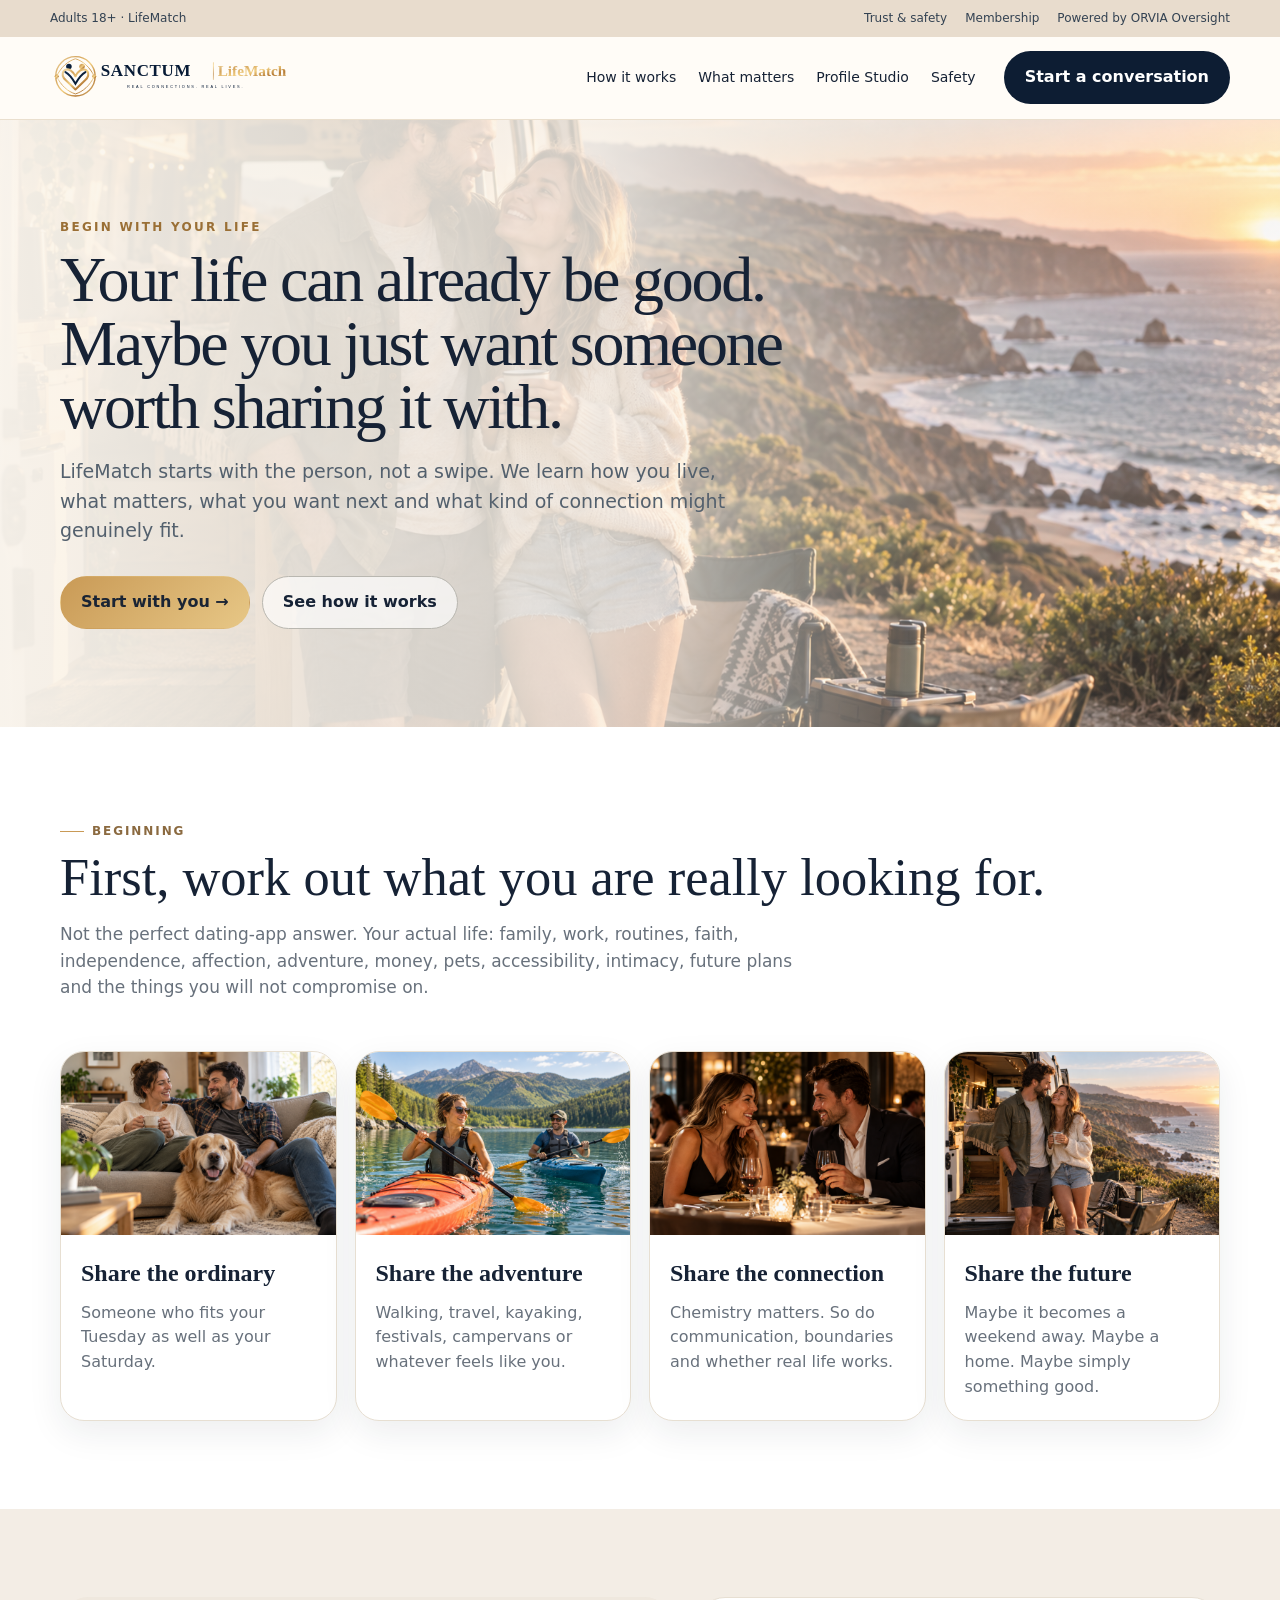
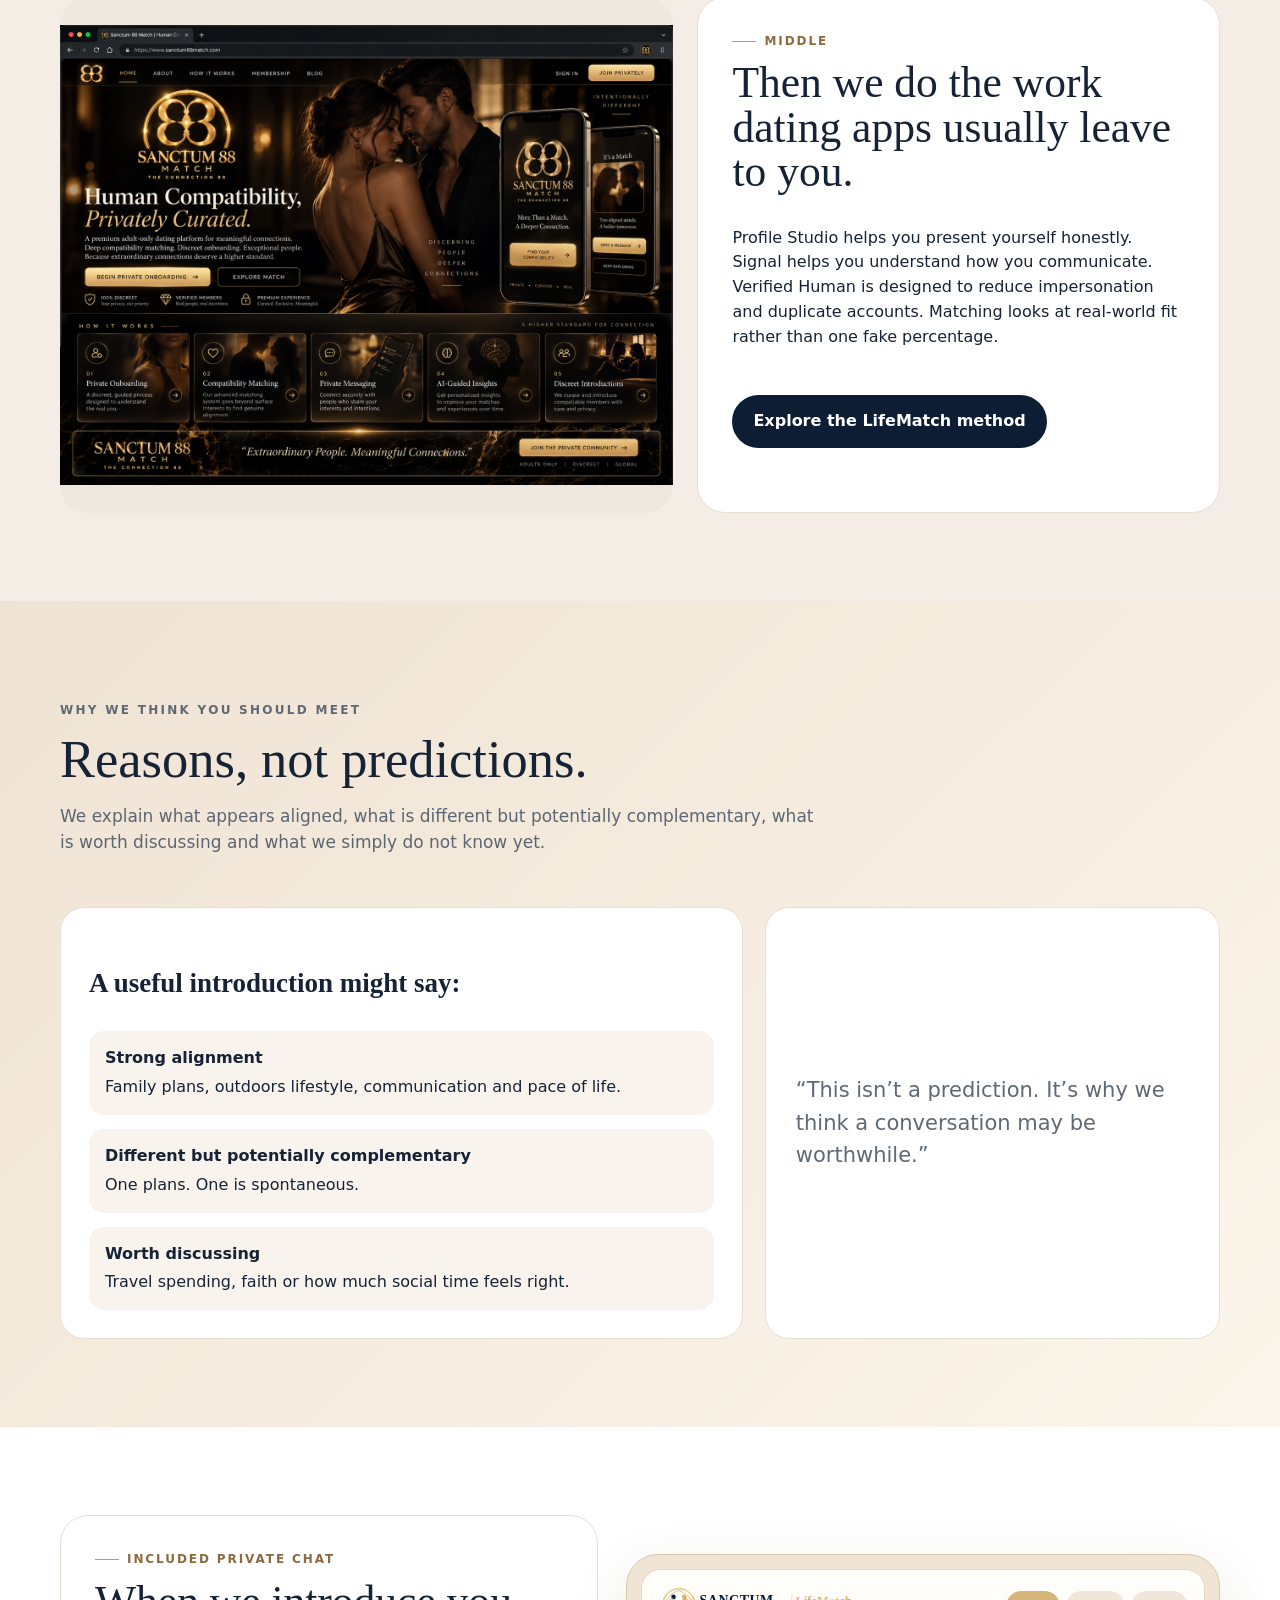
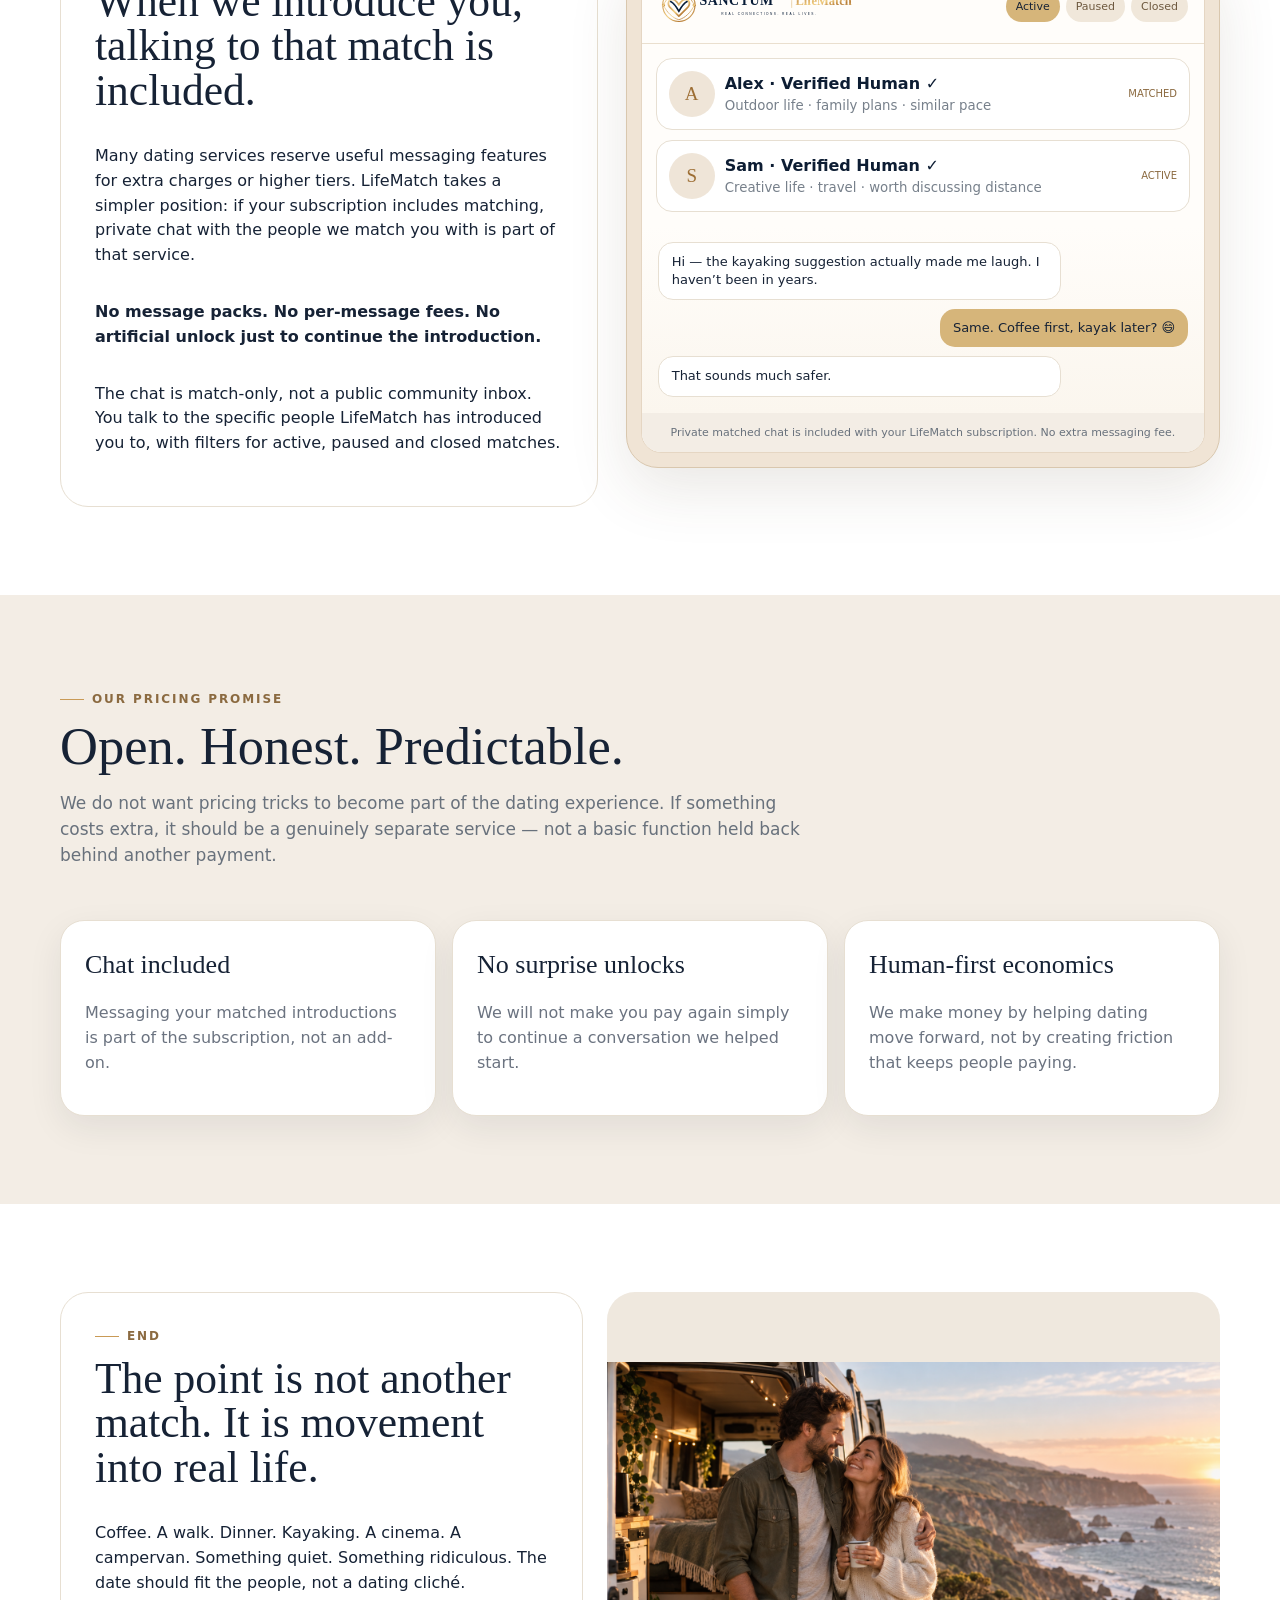
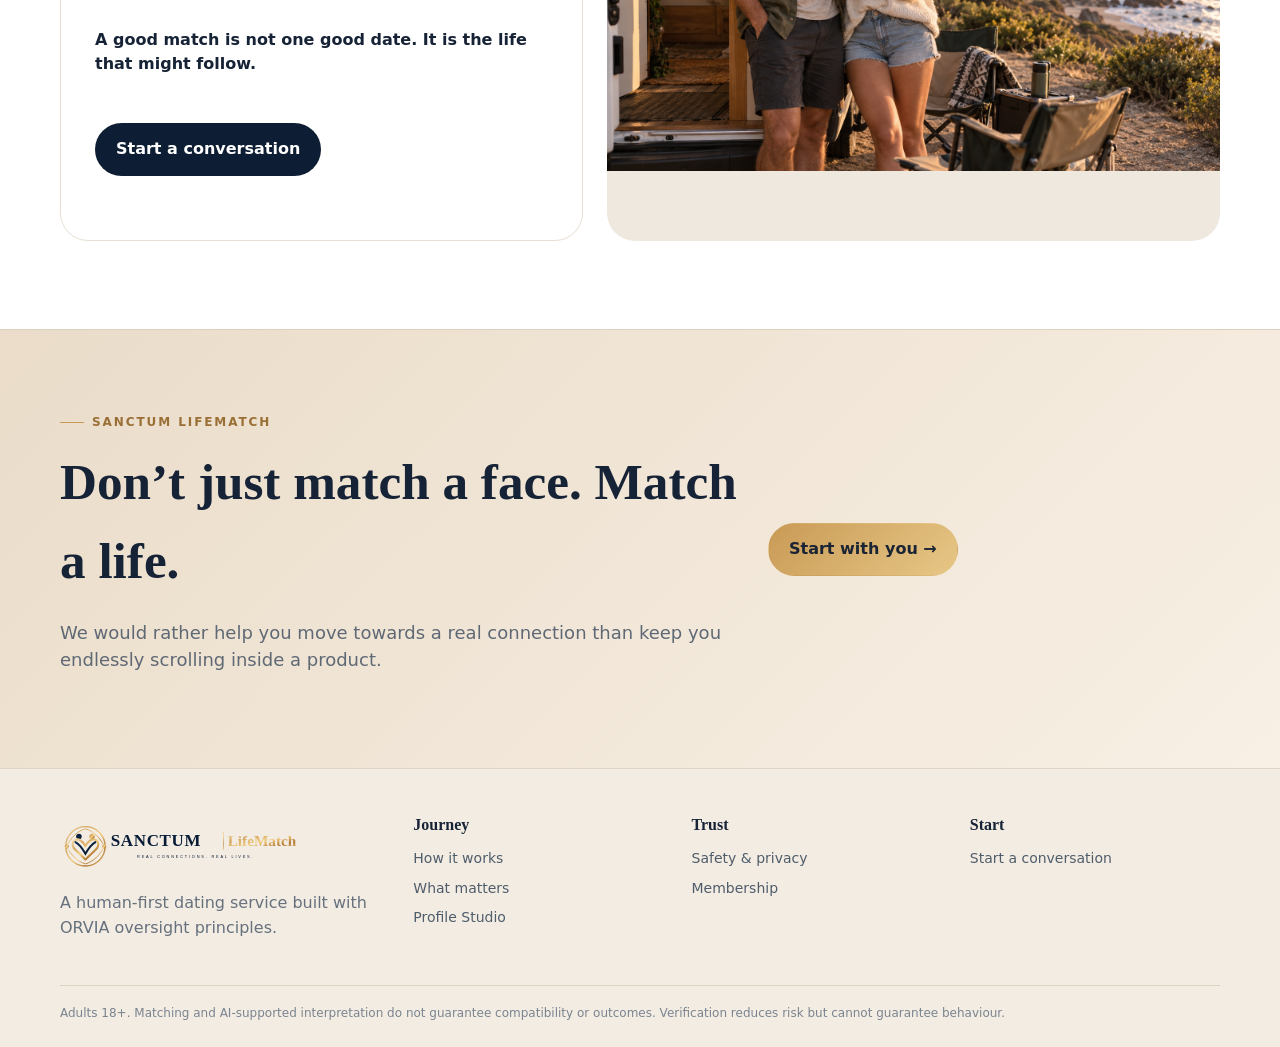
<file: index.html>
<!doctype html><html lang="en-GB"><head><meta charset="utf-8"><meta name="viewport" content="width=device-width,initial-scale=1"><title>Sanctum LifeMatch | Don’t just match a face. Match a life.</title><meta name="description" content="Sanctum LifeMatch is a guided personal dating service built around verified people, real-life compatibility, private matched chat and meaningful introductions."><link rel="icon" href="assets/sanctum-icon.png" type="image/png"><link rel="stylesheet" href="assets/site.css"><link rel="stylesheet" href="assets/lifematch-live.css"></head><body><div class="utility"><div class="wrap"><span>Adults 18+ · LifeMatch</span><span class="push"><a href="safety.html">Trust & safety</a><a href="membership.html">Membership</a><span>Powered by ORVIA Oversight</span></span></div></div><header class="site-header"><div class="wrap nav"><a class="brand" href="index.html"><img class="brand-lockup" src="assets/lifematch-lockup.svg" alt="Sanctum LifeMatch — Real connections. Real lives."></a><button class="menu-toggle" aria-label="Menu">☰</button><nav class="nav-links"><a href="how-it-works.html">How it works</a><a href="what-matters.html">What matters</a><a href="profile-studio.html">Profile Studio</a><a href="safety.html">Safety</a></nav><div class="nav-actions"><a class="btn btn-primary" href="onboarding.html">Start a conversation</a></div></div></header><main><section class="story-hero"><img src="ChatGPT%20Image%20Sep%2013%2C%202026%2C%2010_32_44%20PM%20(4).png" alt="A couple sharing coffee beside their campervan on the coast"><div class="wrap"><p class="story-kicker">BEGIN WITH YOUR LIFE</p><h1>Your life can already be good.<br>Maybe you just want someone worth sharing it with.</h1><p class="lead">LifeMatch starts with the person, not a swipe. We learn how you live, what matters, what you want next and what kind of connection might genuinely fit.</p><div class="hero-actions"><a class="btn btn-gold" href="onboarding.html">Start with you →</a><a class="btn btn-outline" href="how-it-works.html">See how it works</a></div></div></section><section class="section section-white"><div class="wrap"><span class="chapter">Beginning</span><div class="section-head"><div><h2>First, work out what you are really looking for.</h2><p class="section-lead">Not the perfect dating-app answer. Your actual life: family, work, routines, faith, independence, affection, adventure, money, pets, accessibility, intimacy, future plans and the things you will not compromise on.</p></div></div><div class="story-grid-live"><article class="story-tile"><img src="ChatGPT%20Image%20Sep%2013%2C%202026%2C%2010_32_43%20PM%20(1).png" alt="A relaxed couple at home with their dog"><div class="copy"><h3>Share the ordinary</h3><p>Someone who fits your Tuesday as well as your Saturday.</p></div></article><article class="story-tile"><img src="ChatGPT%20Image%20Sep%2013%2C%202026%2C%2010_32_44%20PM%20(2).png" alt="Two people kayaking on a mountain lake"><div class="copy"><h3>Share the adventure</h3><p>Walking, travel, kayaking, festivals, campervans or whatever feels like you.</p></div></article><article class="story-tile"><img src="ChatGPT%20Image%20Sep%2013%2C%202026%2C%2010_32_44%20PM%20(3).png" alt="A couple talking over dinner in a warm restaurant"><div class="copy"><h3>Share the connection</h3><p>Chemistry matters. So do communication, boundaries and whether real life works.</p></div></article><article class="story-tile"><img src="ChatGPT%20Image%20Sep%2013%2C%202026%2C%2010_32_44%20PM%20(4).png" alt="A couple enjoying campervan life by the coast"><div class="copy"><h3>Share the future</h3><p>Maybe it becomes a weekend away. Maybe a home. Maybe simply something good.</p></div></article></div></div></section><section class="section section-soft"><div class="wrap story-strip"><div class="story-photo"><img src="assets/curated-connections.png" alt="A guided connection journey"></div><div class="story-copy"><span class="chapter">Middle</span><h2>Then we do the work dating apps usually leave to you.</h2><p>Profile Studio helps you present yourself honestly. Signal helps you understand how you communicate. Verified Human is designed to reduce impersonation and duplicate accounts. Matching looks at real-world fit rather than one fake percentage.</p><div class="hero-actions"><a class="btn btn-primary" href="how-it-works.html">Explore the LifeMatch method</a></div></div></div></section><section class="section section-navy"><div class="wrap"><div class="section-head"><div><p class="eyebrow" style="color:#9a6f35">WHY WE THINK YOU SHOULD MEET</p><h2>Reasons, not predictions.</h2><p class="section-lead">We explain what appears aligned, what is different but potentially complementary, what is worth discussing and what we simply do not know yet.</p></div></div><div class="match-example"><div class="match-panel"><h3>A useful introduction might say:</h3><div class="match-list"><div class="match-row"><strong>Strong alignment</strong>Family plans, outdoors lifestyle, communication and pace of life.</div><div class="match-row"><strong>Different but potentially complementary</strong>One plans. One is spontaneous.</div><div class="match-row"><strong>Worth discussing</strong>Travel spending, faith or how much social time feels right.</div></div></div><div class="quote-panel"><p>“This isn’t a prediction. It’s why we think a conversation may be worthwhile.”</p></div></div></div></section><section class="section section-white"><div class="wrap chat-showcase"><div class="story-copy"><span class="chapter">Included private chat</span><h2>When we introduce you, talking to that match is included.</h2><p>Many dating services reserve useful messaging features for extra charges or higher tiers. LifeMatch takes a simpler position: if your subscription includes matching, private chat with the people we match you with is part of that service.</p><p><strong>No message packs. No per-message fees. No artificial unlock just to continue the introduction.</strong></p><p>The chat is match-only, not a public community inbox. You talk to the specific people LifeMatch has introduced you to, with filters for active, paused and closed matches.</p></div><div class="chat-device" aria-label="LifeMatch matched chat concept"><div class="chat-screen"><div class="chat-top"><img src="assets/lifematch-lockup.svg" alt="Sanctum LifeMatch"><div class="chat-filter"><span class="active">Active</span><span>Paused</span><span>Closed</span></div></div><div class="chat-list"><div class="chat-match"><div class="chat-avatar">A</div><div><strong>Alex · Verified Human ✓</strong><small>Outdoor life · family plans · similar pace</small></div><span class="chat-status">MATCHED</span></div><div class="chat-match"><div class="chat-avatar">S</div><div><strong>Sam · Verified Human ✓</strong><small>Creative life · travel · worth discussing distance</small></div><span class="chat-status">ACTIVE</span></div></div><div class="chat-convo"><div class="bubble them">Hi — the kayaking suggestion actually made me laugh. I haven’t been in years.</div><div class="bubble me">Same. Coffee first, kayak later? 😄</div><div class="bubble them">That sounds much safer.</div></div><div class="chat-note">Private matched chat is included with your LifeMatch subscription. No extra messaging fee.</div></div></div></div></section><section class="section section-soft"><div class="wrap"><div class="section-head"><div><span class="chapter">Our pricing promise</span><h2>Open. Honest. Predictable.</h2><p class="section-lead">We do not want pricing tricks to become part of the dating experience. If something costs extra, it should be a genuinely separate service — not a basic function held back behind another payment.</p></div></div><div class="recognition-grid"><article class="recognition-card"><h3>Chat included</h3><p>Messaging your matched introductions is part of the subscription, not an add-on.</p></article><article class="recognition-card"><h3>No surprise unlocks</h3><p>We will not make you pay again simply to continue a conversation we helped start.</p></article><article class="recognition-card"><h3>Human-first economics</h3><p>We make money by helping dating move forward, not by creating friction that keeps people paying.</p></article></div></div></section><section class="section section-white"><div class="wrap story-strip reverse"><div class="story-copy"><span class="chapter">End</span><h2>The point is not another match. It is movement into real life.</h2><p>Coffee. A walk. Dinner. Kayaking. A cinema. A campervan. Something quiet. Something ridiculous. The date should fit the people, not a dating cliché.</p><p><strong>A good match is not one good date. It is the life that might follow.</strong></p><div class="hero-actions"><a class="btn btn-primary" href="onboarding.html">Start a conversation</a></div></div><div class="story-photo"><img src="ChatGPT%20Image%20Sep%2013%2C%202026%2C%2010_32_44%20PM%20(4).png" alt="A couple sharing a coastal campervan moment"></div></div></section><section class="ending-band"><div class="wrap"><div><span class="chapter" style="color:#9a6f35">SANCTUM LIFEMATCH</span><h2>Don’t just match a face. Match a life.</h2><p>We would rather help you move towards a real connection than keep you endlessly scrolling inside a product.</p></div><div><a class="btn btn-gold" href="onboarding.html">Start with you →</a></div></div></section></main><footer class="lifematch-footer"><div class="wrap"><div class="grid"><div><a class="brand" href="index.html"><img class="brand-lockup" src="assets/lifematch-lockup.svg" alt="Sanctum LifeMatch"></a><p style="color:#66717d">A human-first dating service built with ORVIA oversight principles.</p></div><div><h4>Journey</h4><a href="how-it-works.html">How it works</a><a href="what-matters.html">What matters</a><a href="profile-studio.html">Profile Studio</a></div><div><h4>Trust</h4><a href="safety.html">Safety & privacy</a><a href="membership.html">Membership</a></div><div><h4>Start</h4><a href="onboarding.html">Start a conversation</a></div></div><div class="legal">Adults 18+. Matching and AI-supported interpretation do not guarantee compatibility or outcomes. Verification reduces risk but cannot guarantee behaviour.</div></div></footer></body></html>
</file>
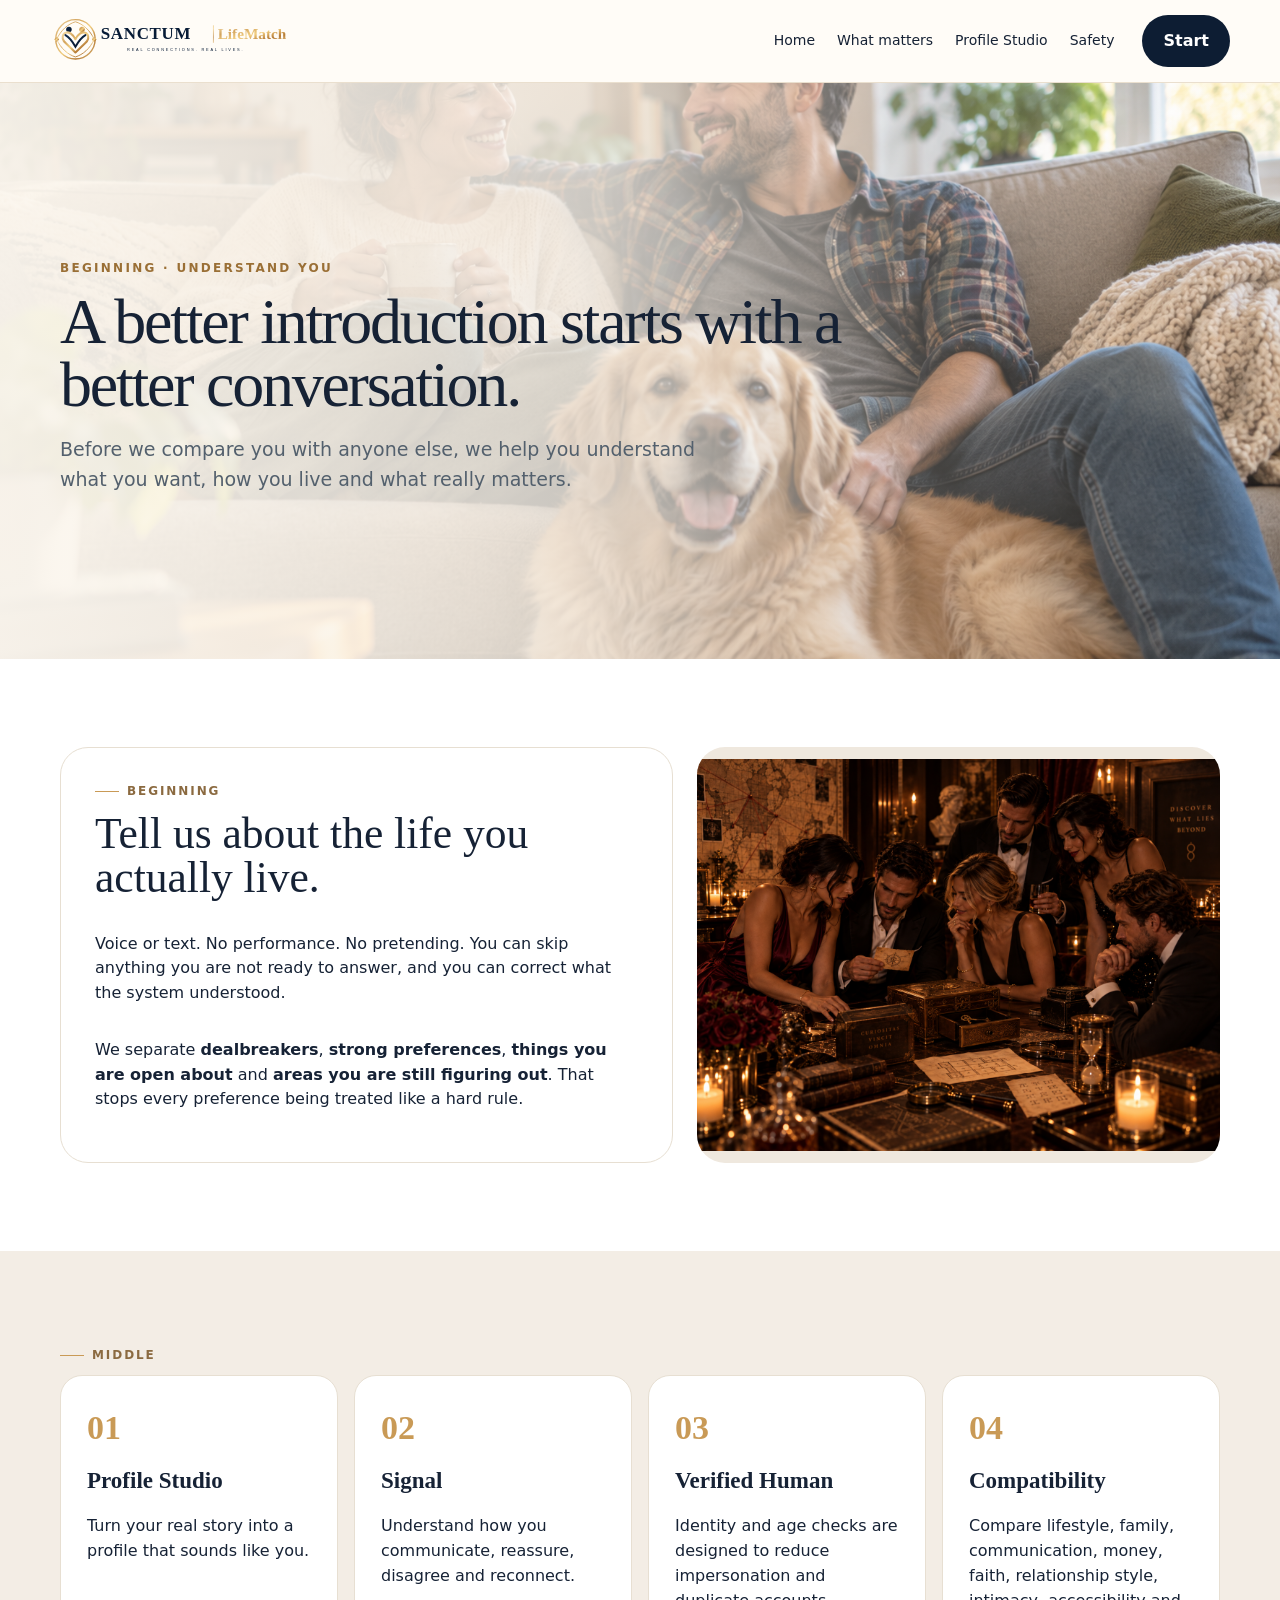
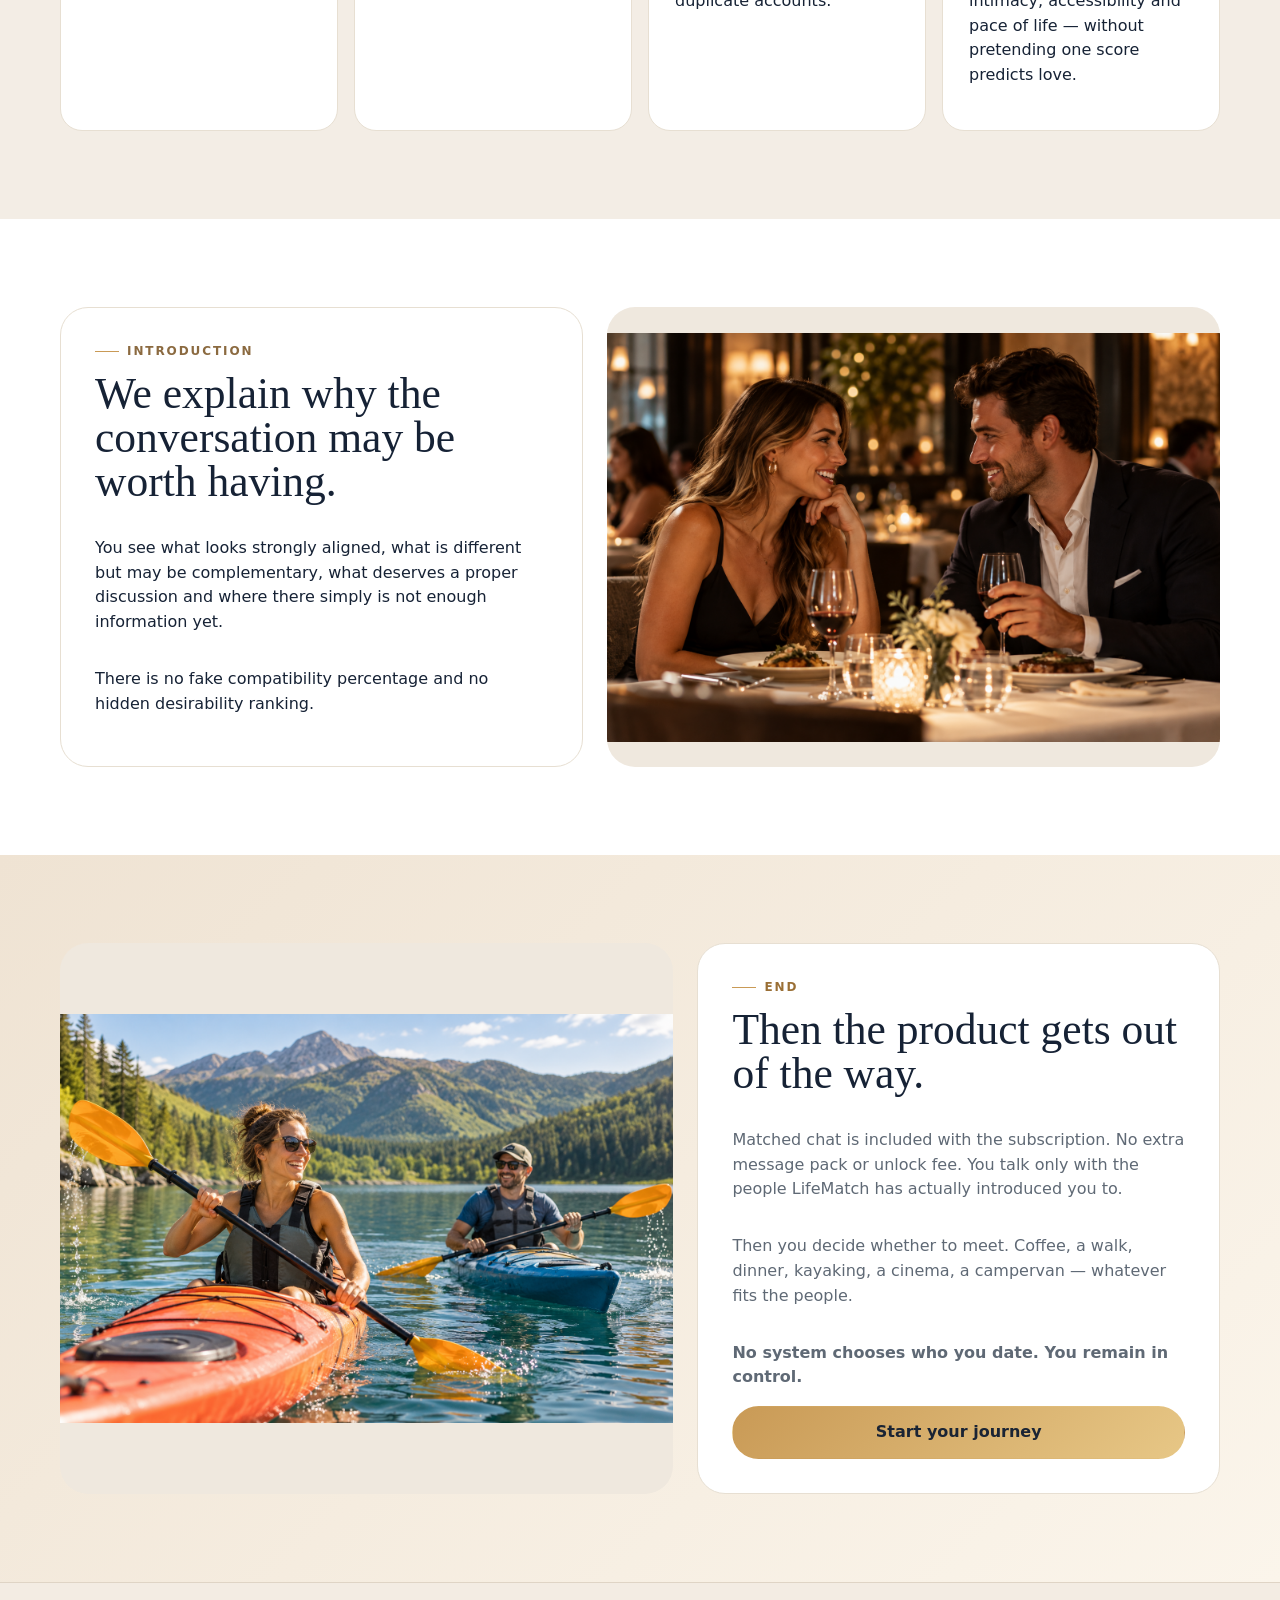
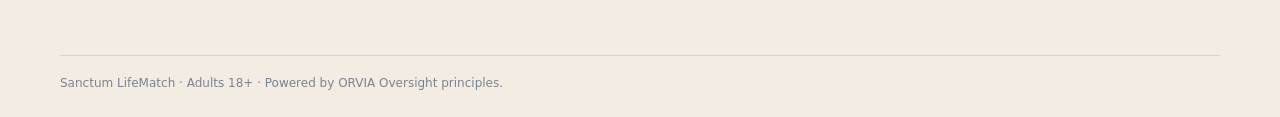
<file: how-it-works.html>
<!doctype html><html lang="en-GB"><head><meta charset="utf-8"><meta name="viewport" content="width=device-width,initial-scale=1"><title>How LifeMatch Works | Sanctum</title><meta name="description" content="How Sanctum LifeMatch moves from understanding you to a real-world introduction."><link rel="stylesheet" href="assets/site.css"><link rel="stylesheet" href="assets/lifematch-live.css"></head><body><header class="site-header"><div class="wrap nav"><a class="brand" href="index.html"><img class="brand-lockup" src="assets/lifematch-lockup.svg" alt="Sanctum LifeMatch — Real connections. Real lives."></a><nav class="nav-links"><a href="index.html">Home</a><a href="what-matters.html">What matters</a><a href="profile-studio.html">Profile Studio</a><a href="safety.html">Safety</a></nav><div class="nav-actions"><a class="btn btn-primary" href="onboarding.html">Start</a></div></div></header><main><section class="story-hero"><img src="assets/lifematch/home-dog.png" alt="A quiet shared moment at home"><div class="wrap"><p class="story-kicker">BEGINNING · UNDERSTAND YOU</p><h1>A better introduction starts with a better conversation.</h1><p class="lead">Before we compare you with anyone else, we help you understand what you want, how you live and what really matters.</p></div></section><section class="section section-white"><div class="wrap story-strip"><div class="story-copy"><span class="chapter">Beginning</span><h2>Tell us about the life you actually live.</h2><p>Voice or text. No performance. No pretending. You can skip anything you are not ready to answer, and you can correct what the system understood.</p><p>We separate <strong>dealbreakers</strong>, <strong>strong preferences</strong>, <strong>things you are open about</strong> and <strong>areas you are still figuring out</strong>. That stops every preference being treated like a hard rule.</p></div><div class="story-photo"><img src="assets/curiosity.png" alt="A guided conversation about what matters"></div></div></section><section class="section section-soft"><div class="wrap"><span class="chapter">Middle</span><div class="steps"><article class="step"><b>01</b><h3>Profile Studio</h3><p>Turn your real story into a profile that sounds like you.</p></article><article class="step"><b>02</b><h3>Signal</h3><p>Understand how you communicate, reassure, disagree and reconnect.</p></article><article class="step"><b>03</b><h3>Verified Human</h3><p>Identity and age checks are designed to reduce impersonation and duplicate accounts.</p></article><article class="step"><b>04</b><h3>Compatibility</h3><p>Compare lifestyle, family, communication, money, faith, relationship style, intimacy, accessibility and pace of life — without pretending one score predicts love.</p></article></div></div></section><section class="section section-white"><div class="wrap story-strip reverse"><div class="story-copy"><span class="chapter">Introduction</span><h2>We explain why the conversation may be worth having.</h2><p>You see what looks strongly aligned, what is different but may be complementary, what deserves a proper discussion and where there simply is not enough information yet.</p><p>There is no fake compatibility percentage and no hidden desirability ranking.</p></div><div class="story-photo"><img src="assets/lifematch/restaurant-date.png" alt="Two people meeting over dinner"></div></div></section><section class="section section-navy"><div class="wrap story-strip"><div class="story-photo"><img src="assets/lifematch/kayak-lake.png" alt="Two people moving from an introduction into a real-life experience"></div><div class="story-copy dark"><span class="chapter" style="color:#9a6f35">End</span><h2>Then the product gets out of the way.</h2><p>Matched chat is included with the subscription. No extra message pack or unlock fee. You talk only with the people LifeMatch has actually introduced you to.</p><p>Then you decide whether to meet. Coffee, a walk, dinner, kayaking, a cinema, a campervan — whatever fits the people.</p><p><strong>No system chooses who you date. You remain in control.</strong></p><a class="btn btn-gold" href="onboarding.html">Start your journey</a></div></div></section></main><footer class="lifematch-footer"><div class="wrap"><div class="legal">Sanctum LifeMatch · Adults 18+ · Powered by ORVIA Oversight principles.</div></div></footer></body></html>
</file>
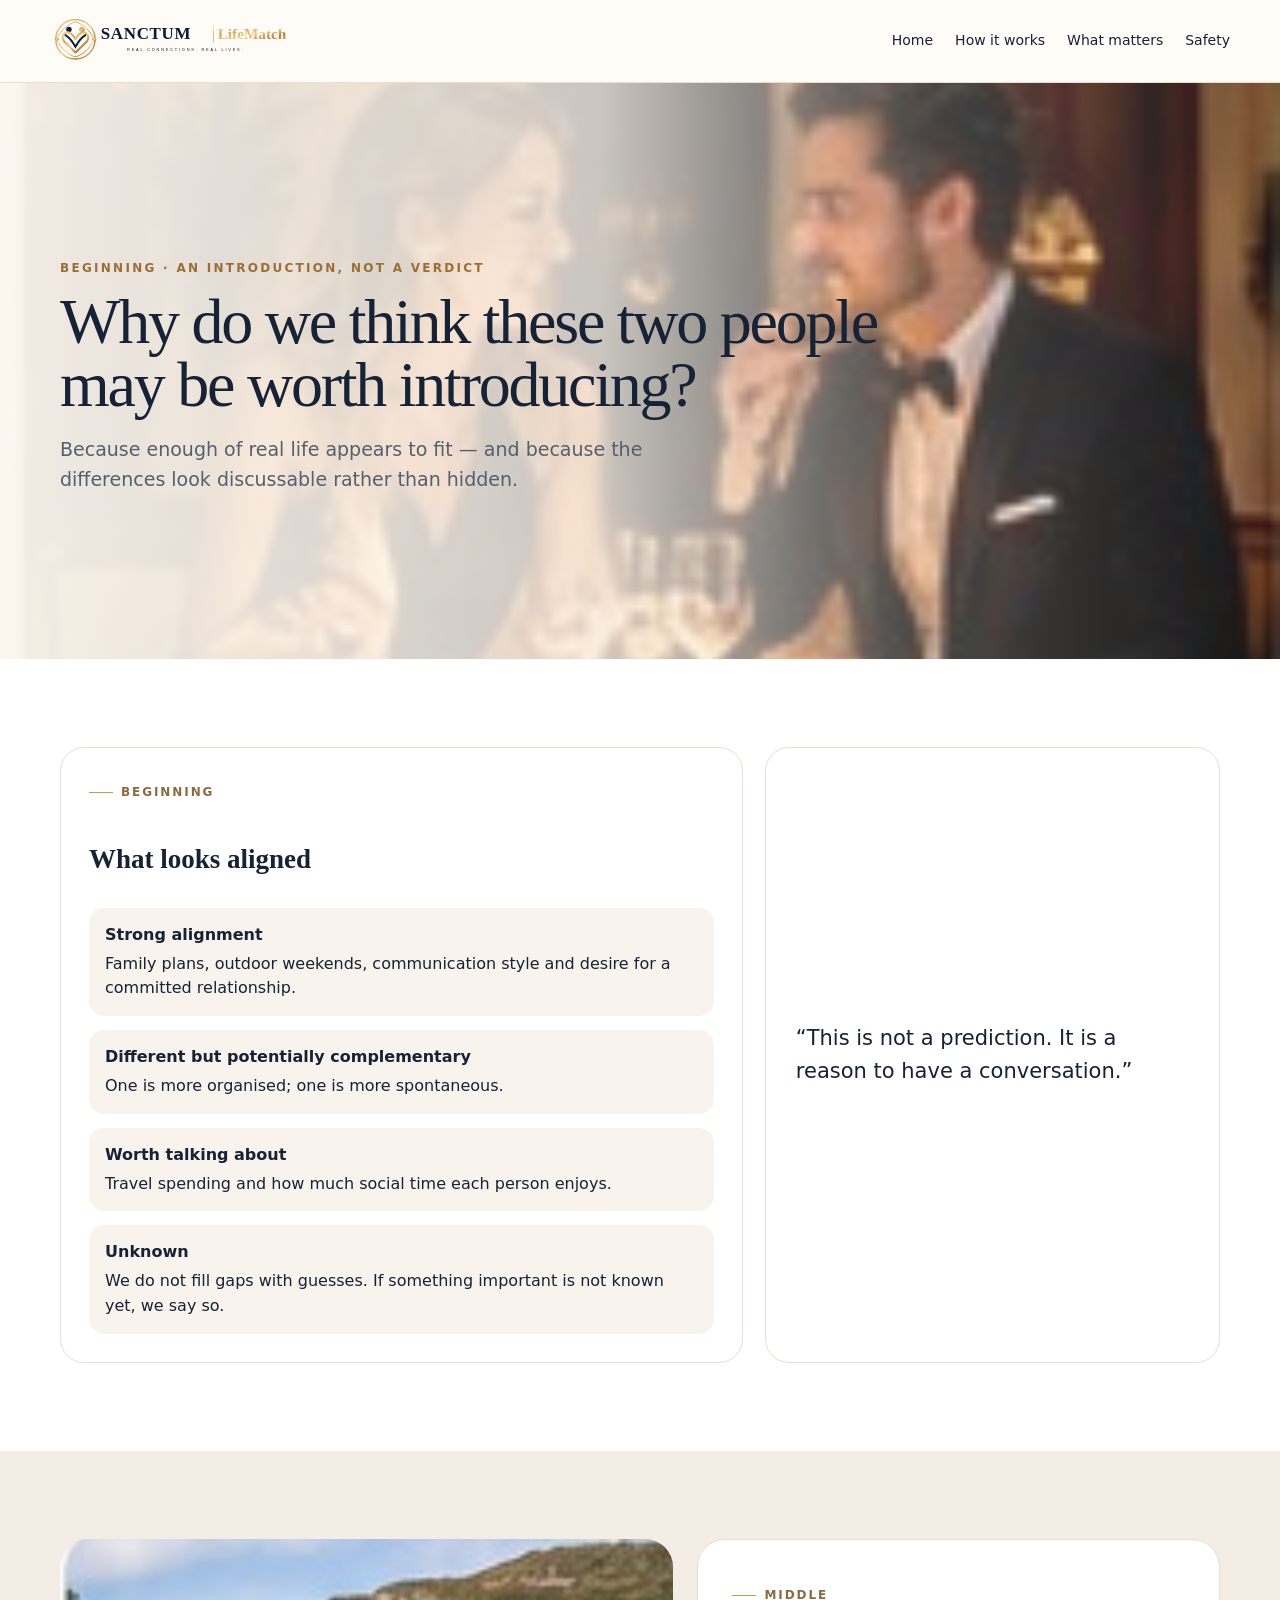
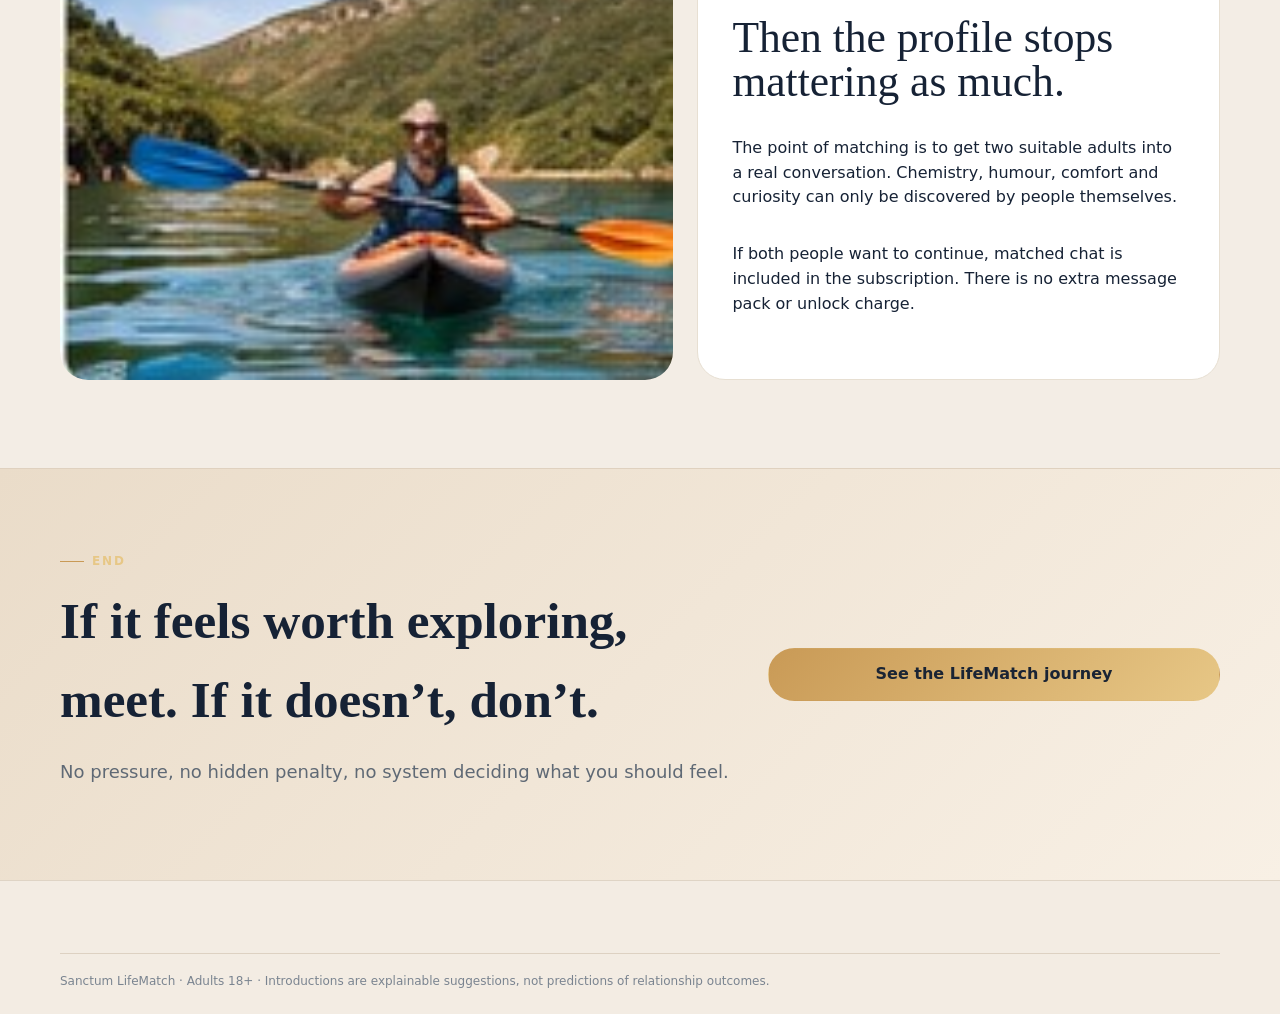
<file: match.html>
<!doctype html><html lang="en-GB"><head><meta charset="utf-8"><meta name="viewport" content="width=device-width,initial-scale=1"><title>Why This Introduction? | Sanctum LifeMatch</title><meta name="description" content="A transparent LifeMatch introduction: what aligns, what differs and what is worth discussing."><link rel="stylesheet" href="assets/site.css"><link rel="stylesheet" href="assets/lifematch-live.css"></head><body><header class="site-header"><div class="wrap nav"><a class="brand" href="index.html"><img class="brand-lockup" src="assets/lifematch-lockup.svg" alt="Sanctum LifeMatch — Real connections. Real lives."></a><nav class="nav-links"><a href="index.html">Home</a><a href="how-it-works.html">How it works</a><a href="what-matters.html">What matters</a><a href="safety.html">Safety</a></nav></div></header><main><section class="story-hero"><img src="assets/date-dinner.jpg" alt="Two people meeting in real life"><div class="wrap"><p class="story-kicker">BEGINNING · AN INTRODUCTION, NOT A VERDICT</p><h1>Why do we think these two people may be worth introducing?</h1><p class="lead">Because enough of real life appears to fit — and because the differences look discussable rather than hidden.</p></div></section><section class="section section-white"><div class="wrap match-example"><div class="match-panel"><span class="chapter">Beginning</span><h3>What looks aligned</h3><div class="match-list"><div class="match-row"><strong>Strong alignment</strong>Family plans, outdoor weekends, communication style and desire for a committed relationship.</div><div class="match-row"><strong>Different but potentially complementary</strong>One is more organised; one is more spontaneous.</div><div class="match-row"><strong>Worth talking about</strong>Travel spending and how much social time each person enjoys.</div><div class="match-row"><strong>Unknown</strong>We do not fill gaps with guesses. If something important is not known yet, we say so.</div></div></div><div class="quote-panel"><p>“This is not a prediction. It is a reason to have a conversation.”</p></div></div></section><section class="section section-soft"><div class="wrap story-strip"><div class="story-photo"><img src="assets/date-kayak.jpg" alt="Two people sharing an activity"></div><div class="story-copy"><span class="chapter">Middle</span><h2>Then the profile stops mattering as much.</h2><p>The point of matching is to get two suitable adults into a real conversation. Chemistry, humour, comfort and curiosity can only be discovered by people themselves.</p><p>If both people want to continue, matched chat is included in the subscription. There is no extra message pack or unlock charge.</p></div></div></section><section class="ending-band"><div class="wrap"><div><span class="chapter" style="color:#e7c786">End</span><h2>If it feels worth exploring, meet. If it doesn’t, don’t.</h2><p>No pressure, no hidden penalty, no system deciding what you should feel.</p></div><a class="btn btn-gold" href="how-it-works.html">See the LifeMatch journey</a></div></section></main><footer class="lifematch-footer"><div class="wrap"><div class="legal">Sanctum LifeMatch · Adults 18+ · Introductions are explainable suggestions, not predictions of relationship outcomes.</div></div></footer></body></html>
</file>
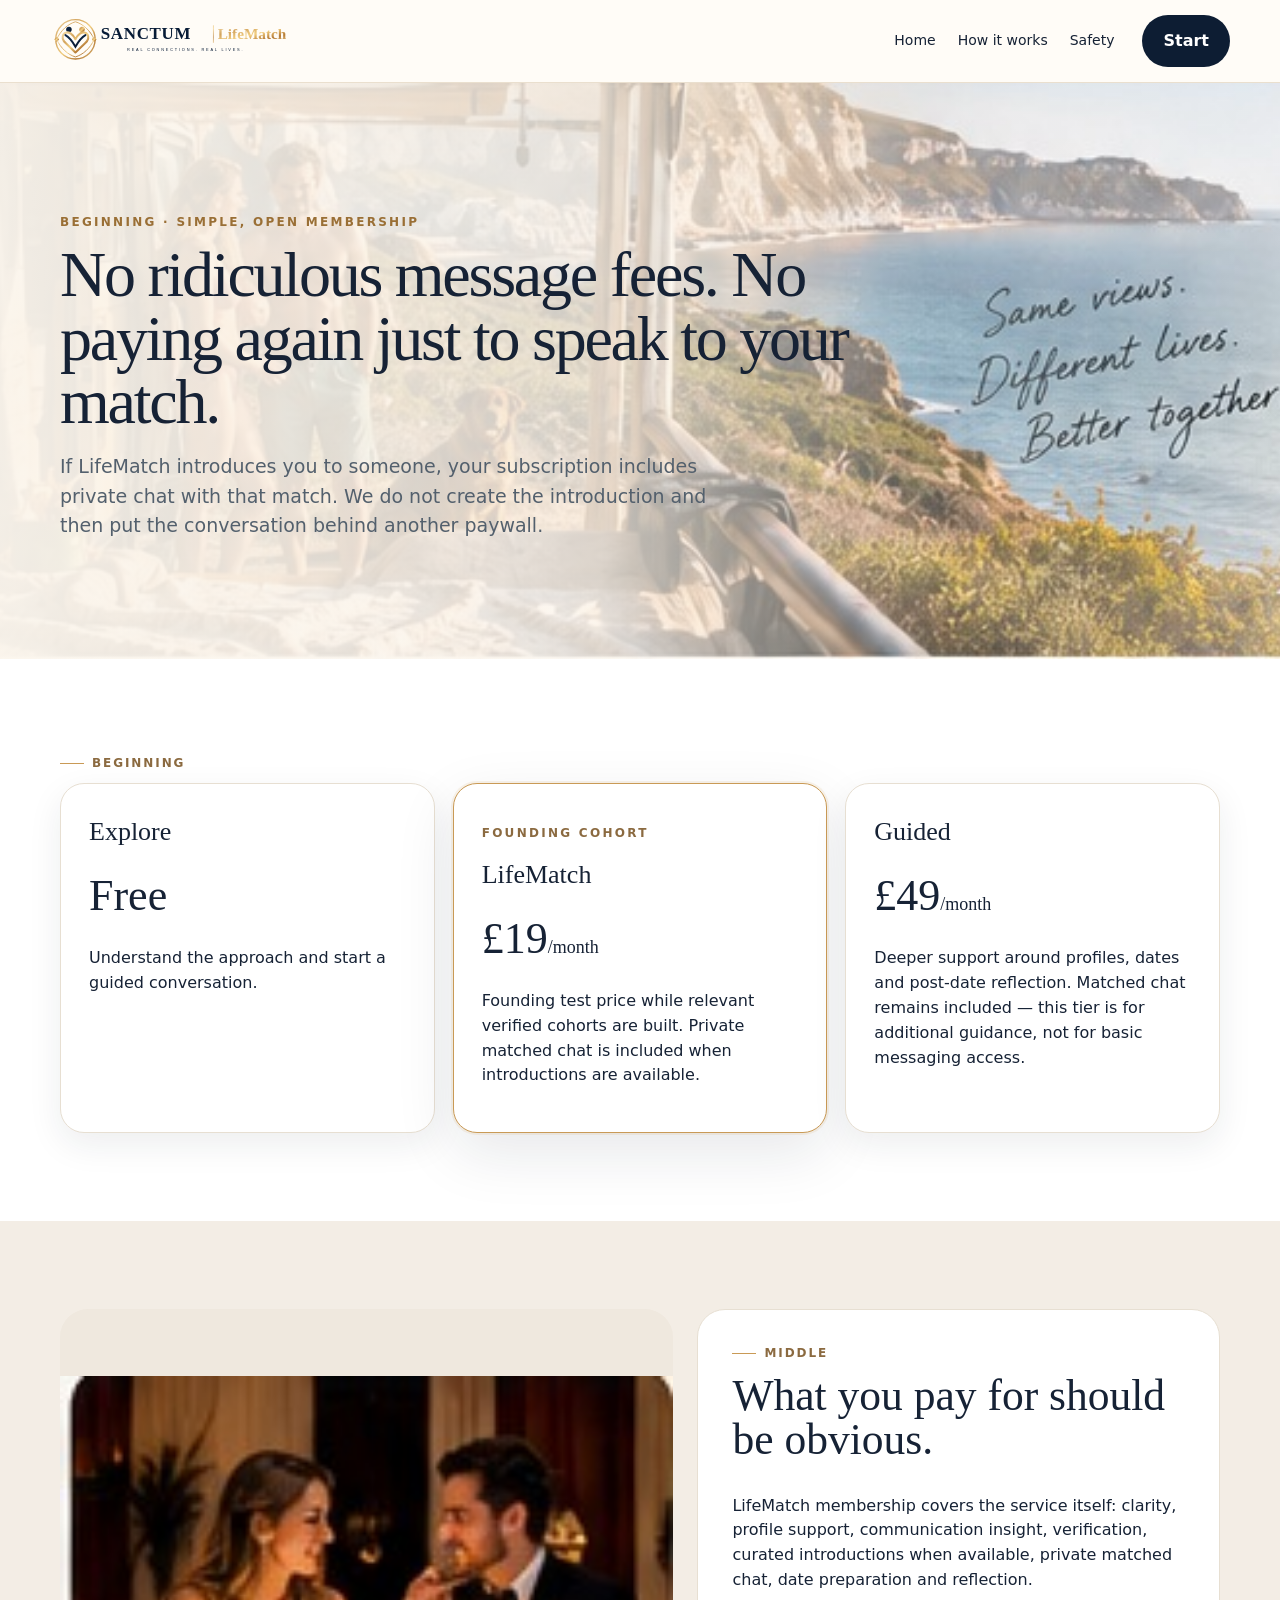
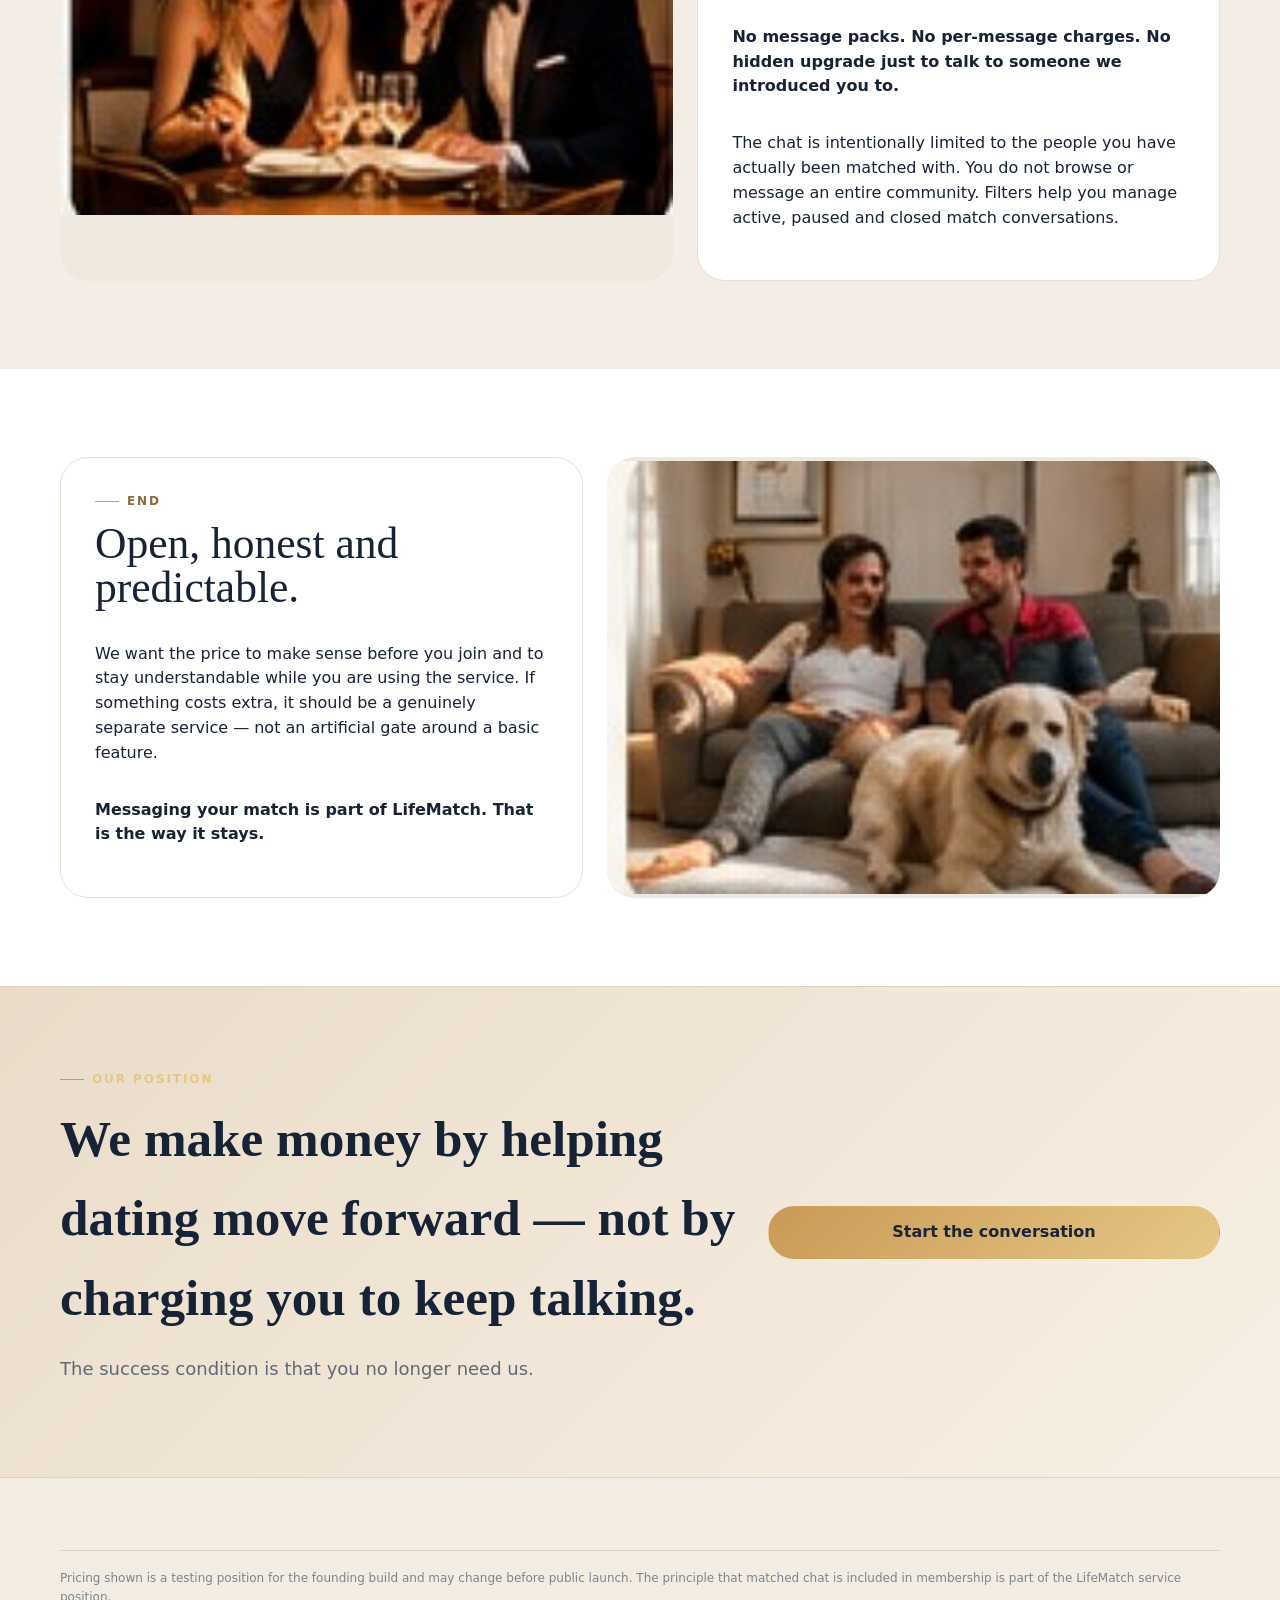
<file: membership.html>
<!doctype html><html lang="en-GB"><head><meta charset="utf-8"><meta name="viewport" content="width=device-width,initial-scale=1"><title>Membership | Sanctum LifeMatch</title><meta name="description" content="LifeMatch founding membership with matched chat included and no message unlock fees."><link rel="stylesheet" href="assets/site.css"><link rel="stylesheet" href="assets/lifematch-live.css"></head><body><header class="site-header"><div class="wrap nav"><a class="brand" href="index.html"><img class="brand-lockup" src="assets/lifematch-lockup.svg" alt="Sanctum LifeMatch — Real connections. Real lives."></a><nav class="nav-links"><a href="index.html">Home</a><a href="how-it-works.html">How it works</a><a href="safety.html">Safety</a></nav><div class="nav-actions"><a class="btn btn-primary" href="onboarding.html">Start</a></div></div></header><main><section class="story-hero"><img src="assets/campervan.jpg" alt="A couple enjoying time together outdoors"><div class="wrap"><p class="story-kicker">BEGINNING · SIMPLE, OPEN MEMBERSHIP</p><h1>No ridiculous message fees. No paying again just to speak to your match.</h1><p class="lead">If LifeMatch introduces you to someone, your subscription includes private chat with that match. We do not create the introduction and then put the conversation behind another paywall.</p></div></section><section class="section section-white"><div class="wrap"><span class="chapter">Beginning</span><div class="pricing-grid"><article class="price"><h3>Explore</h3><div class="amount">Free</div><p>Understand the approach and start a guided conversation.</p></article><article class="price featured"><p class="eyebrow">FOUNDING COHORT</p><h3>LifeMatch</h3><div class="amount">£19<span style="font-size:18px">/month</span></div><p>Founding test price while relevant verified cohorts are built. Private matched chat is included when introductions are available.</p></article><article class="price"><h3>Guided</h3><div class="amount">£49<span style="font-size:18px">/month</span></div><p>Deeper support around profiles, dates and post-date reflection. Matched chat remains included — this tier is for additional guidance, not for basic messaging access.</p></article></div></div></section><section class="section section-soft"><div class="wrap story-strip"><div class="story-photo"><img src="assets/date-dinner.jpg" alt="A real-world date"></div><div class="story-copy"><span class="chapter">Middle</span><h2>What you pay for should be obvious.</h2><p>LifeMatch membership covers the service itself: clarity, profile support, communication insight, verification, curated introductions when available, private matched chat, date preparation and reflection.</p><p><strong>No message packs. No per-message charges. No hidden upgrade just to talk to someone we introduced you to.</strong></p><p>The chat is intentionally limited to the people you have actually been matched with. You do not browse or message an entire community. Filters help you manage active, paused and closed match conversations.</p></div></div></section><section class="section section-white"><div class="wrap story-strip reverse"><div class="story-copy"><span class="chapter">End</span><h2>Open, honest and predictable.</h2><p>We want the price to make sense before you join and to stay understandable while you are using the service. If something costs extra, it should be a genuinely separate service — not an artificial gate around a basic feature.</p><p><strong>Messaging your match is part of LifeMatch. That is the way it stays.</strong></p></div><div class="story-photo"><img src="assets/date-home.jpg" alt="Two people having a relaxed conversation at home"></div></div></section><section class="ending-band"><div class="wrap"><div><span class="chapter" style="color:#e7c786">OUR POSITION</span><h2>We make money by helping dating move forward — not by charging you to keep talking.</h2><p>The success condition is that you no longer need us.</p></div><a class="btn btn-gold" href="onboarding.html">Start the conversation</a></div></section></main><footer class="lifematch-footer"><div class="wrap"><div class="legal">Pricing shown is a testing position for the founding build and may change before public launch. The principle that matched chat is included in membership is part of the LifeMatch service position.</div></div></footer></body></html>
</file>
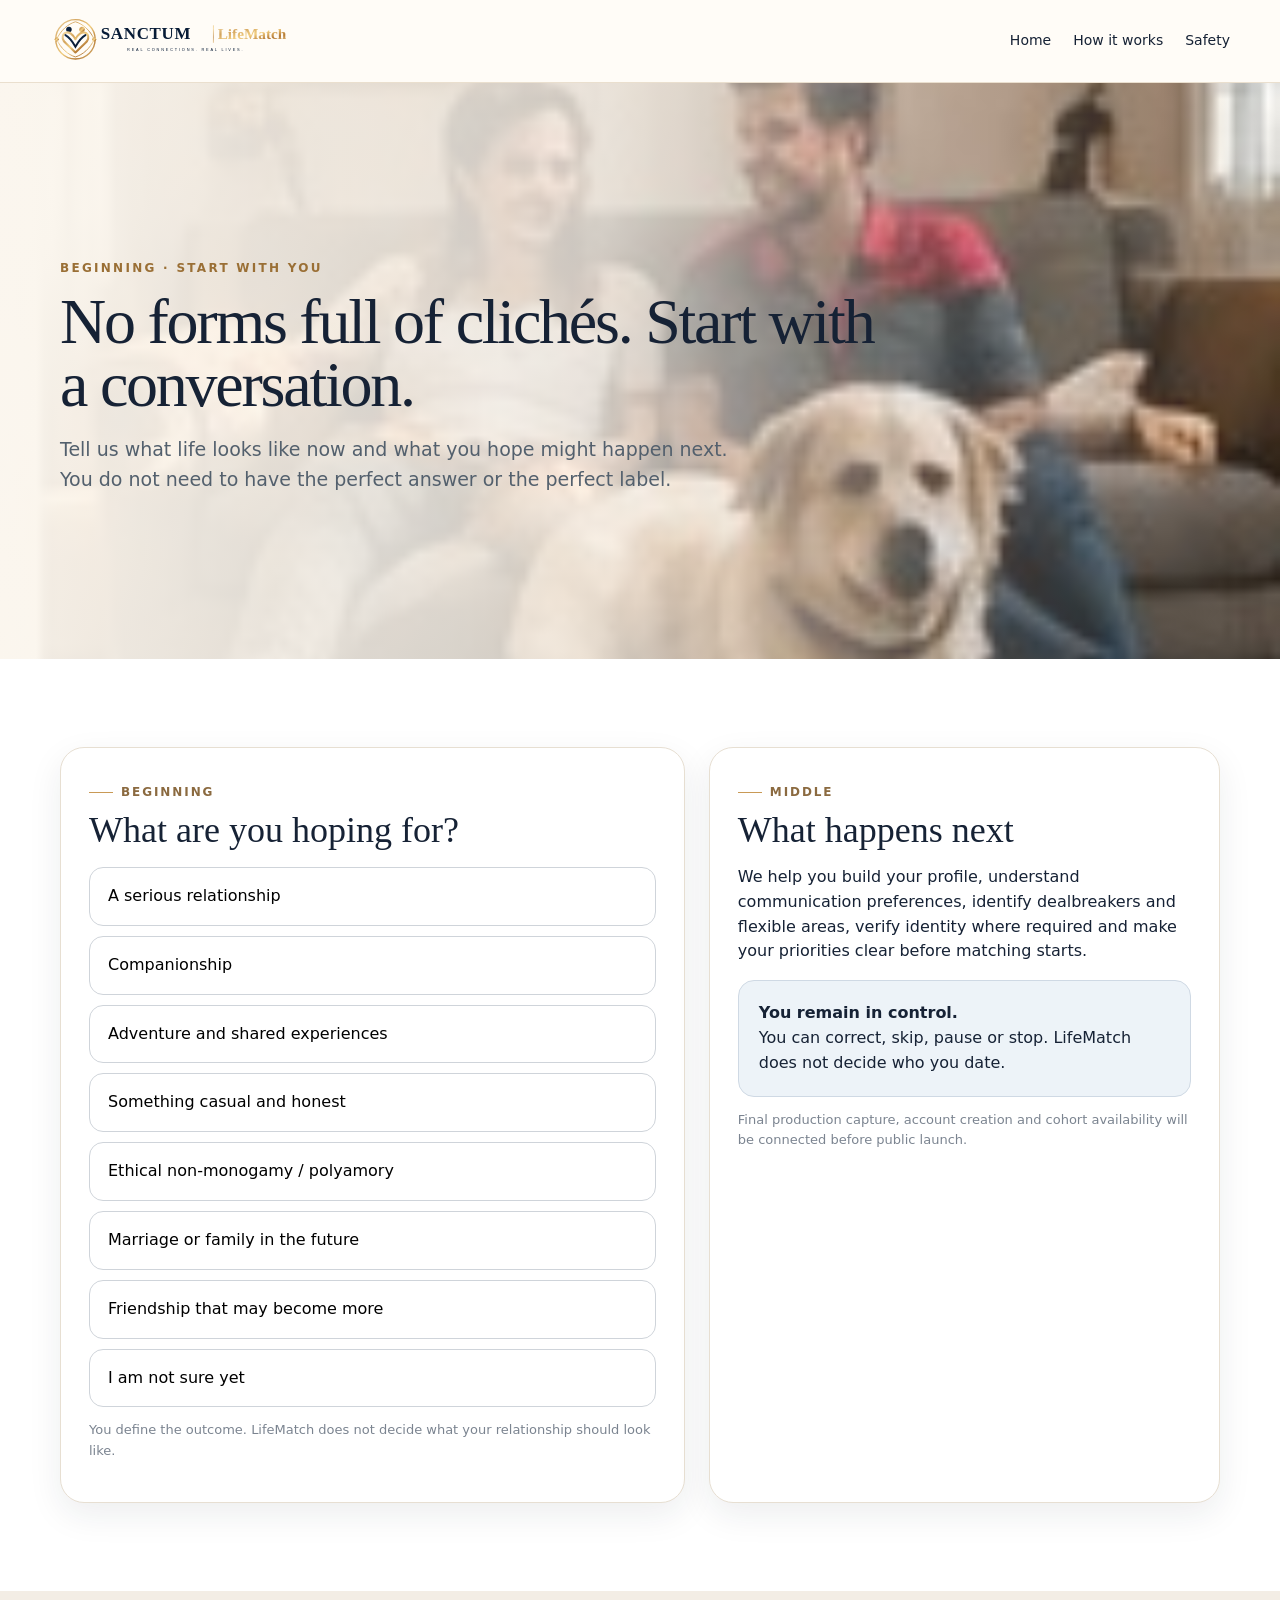
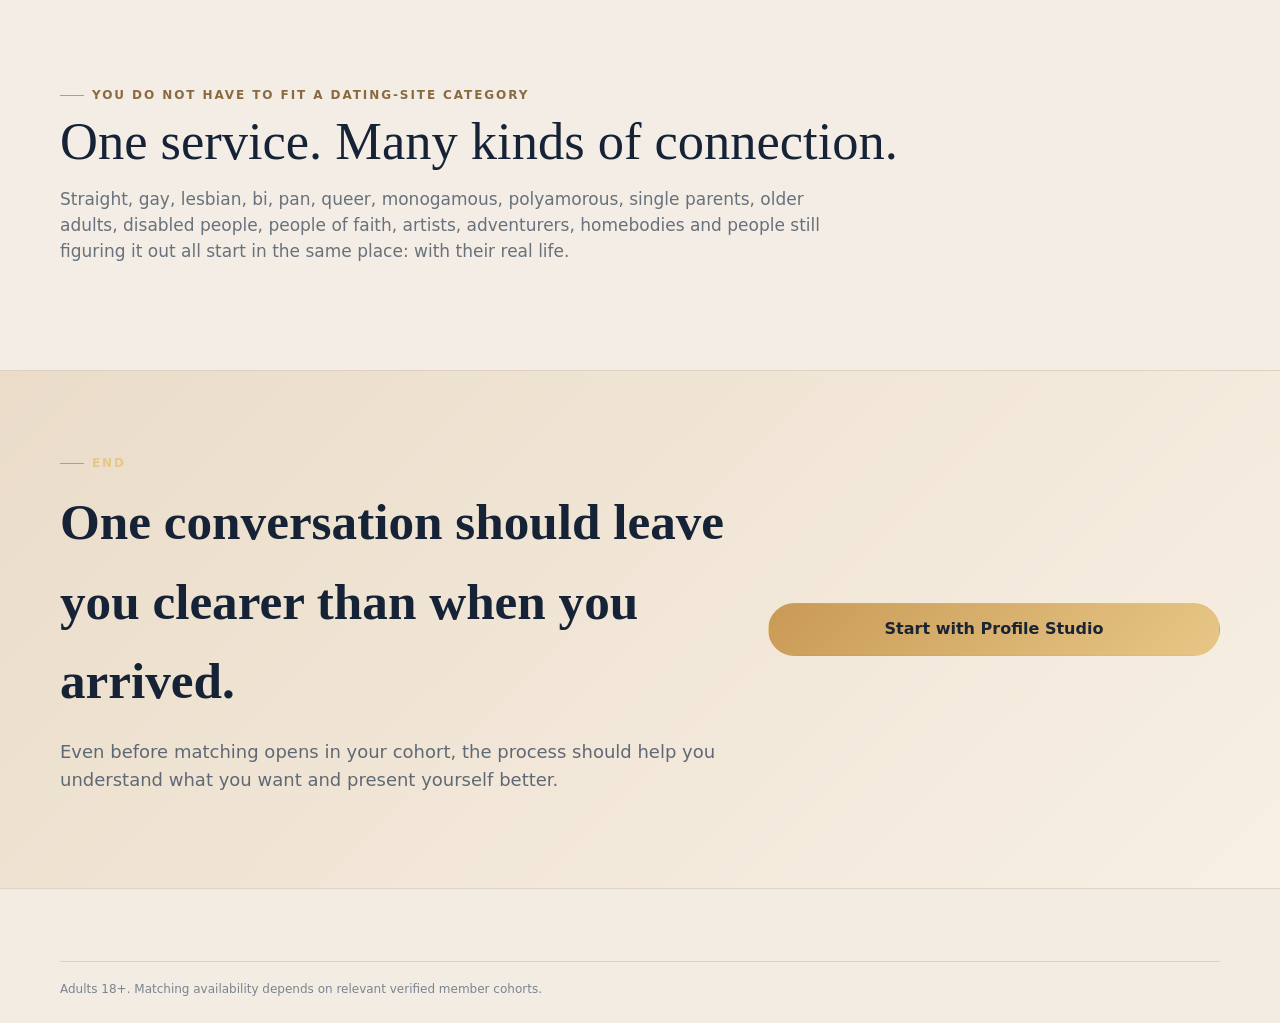
<file: onboarding.html>
<!doctype html><html lang="en-GB"><head><meta charset="utf-8"><meta name="viewport" content="width=device-width,initial-scale=1"><title>Start Your LifeMatch Journey | Sanctum</title><meta name="description" content="Start a guided LifeMatch conversation about your life, what matters and what you want next."><link rel="stylesheet" href="assets/site.css"><link rel="stylesheet" href="assets/lifematch-live.css"></head><body><header class="site-header"><div class="wrap nav"><a class="brand" href="index.html"><img class="brand-lockup" src="assets/lifematch-lockup.svg" alt="Sanctum LifeMatch — Real connections. Real lives."></a><nav class="nav-links"><a href="index.html">Home</a><a href="how-it-works.html">How it works</a><a href="safety.html">Safety</a></nav></div></header><main><section class="story-hero"><img src="assets/date-home.jpg" alt="A calm place to start a personal conversation"><div class="wrap"><p class="story-kicker">BEGINNING · START WITH YOU</p><h1>No forms full of clichés. Start with a conversation.</h1><p class="lead">Tell us what life looks like now and what you hope might happen next. You do not need to have the perfect answer or the perfect label.</p></div></section><section class="section section-white"><div class="wrap page-grid"><div class="content-card"><span class="chapter">Beginning</span><h2>What are you hoping for?</h2><div class="choice-stack"><button class="choice-button">A serious relationship</button><button class="choice-button">Companionship</button><button class="choice-button">Adventure and shared experiences</button><button class="choice-button">Something casual and honest</button><button class="choice-button">Ethical non-monogamy / polyamory</button><button class="choice-button">Marriage or family in the future</button><button class="choice-button">Friendship that may become more</button><button class="choice-button">I am not sure yet</button></div><p class="small">You define the outcome. LifeMatch does not decide what your relationship should look like.</p></div><div class="content-card"><span class="chapter">Middle</span><h2>What happens next</h2><p>We help you build your profile, understand communication preferences, identify dealbreakers and flexible areas, verify identity where required and make your priorities clear before matching starts.</p><div class="notice"><strong>You remain in control.</strong><br>You can correct, skip, pause or stop. LifeMatch does not decide who you date.</div><p class="small">Final production capture, account creation and cohort availability will be connected before public launch.</p></div></div></section><section class="section section-soft"><div class="wrap"><span class="chapter">You do not have to fit a dating-site category</span><h2>One service. Many kinds of connection.</h2><p class="section-lead">Straight, gay, lesbian, bi, pan, queer, monogamous, polyamorous, single parents, older adults, disabled people, people of faith, artists, adventurers, homebodies and people still figuring it out all start in the same place: with their real life.</p></div></section><section class="ending-band"><div class="wrap"><div><span class="chapter" style="color:#e7c786">End</span><h2>One conversation should leave you clearer than when you arrived.</h2><p>Even before matching opens in your cohort, the process should help you understand what you want and present yourself better.</p></div><a class="btn btn-gold" href="profile-studio.html">Start with Profile Studio</a></div></section></main><footer class="lifematch-footer"><div class="wrap"><div class="legal">Adults 18+. Matching availability depends on relevant verified member cohorts.</div></div></footer></body></html>
</file>
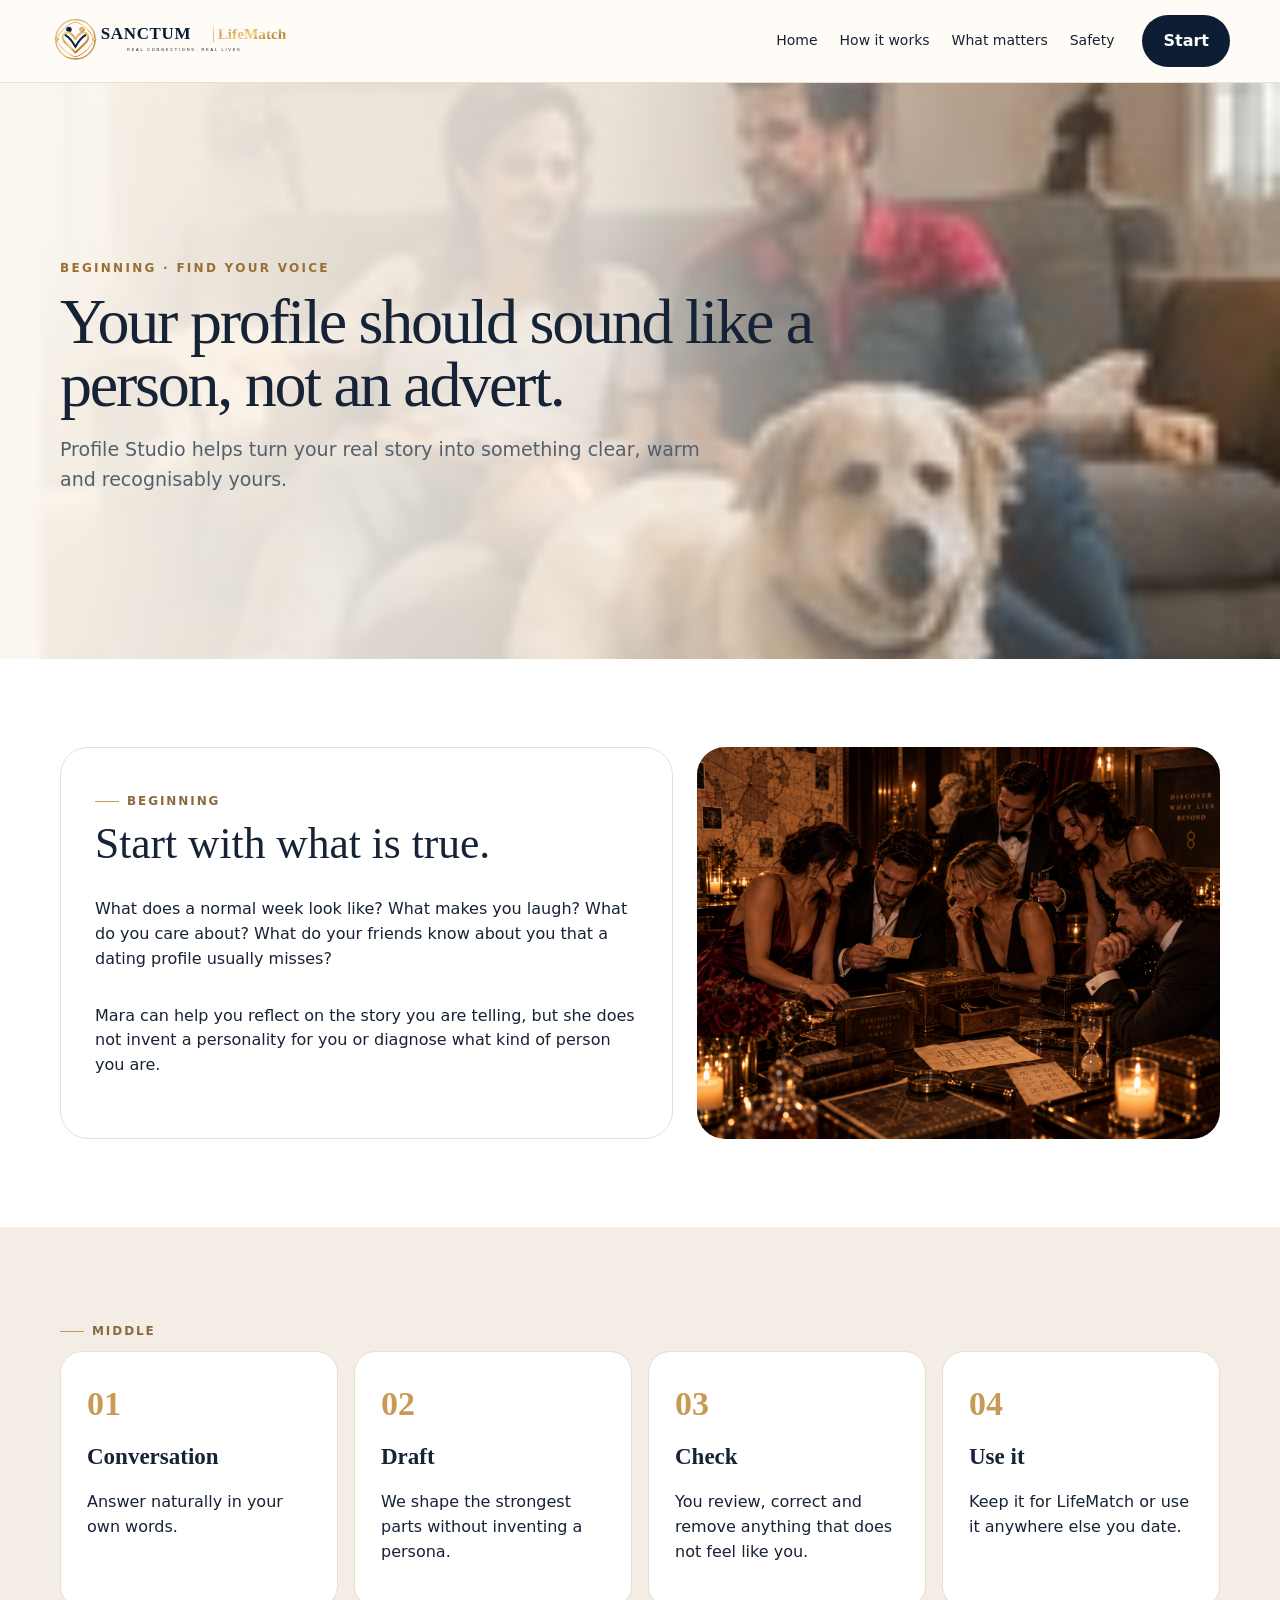
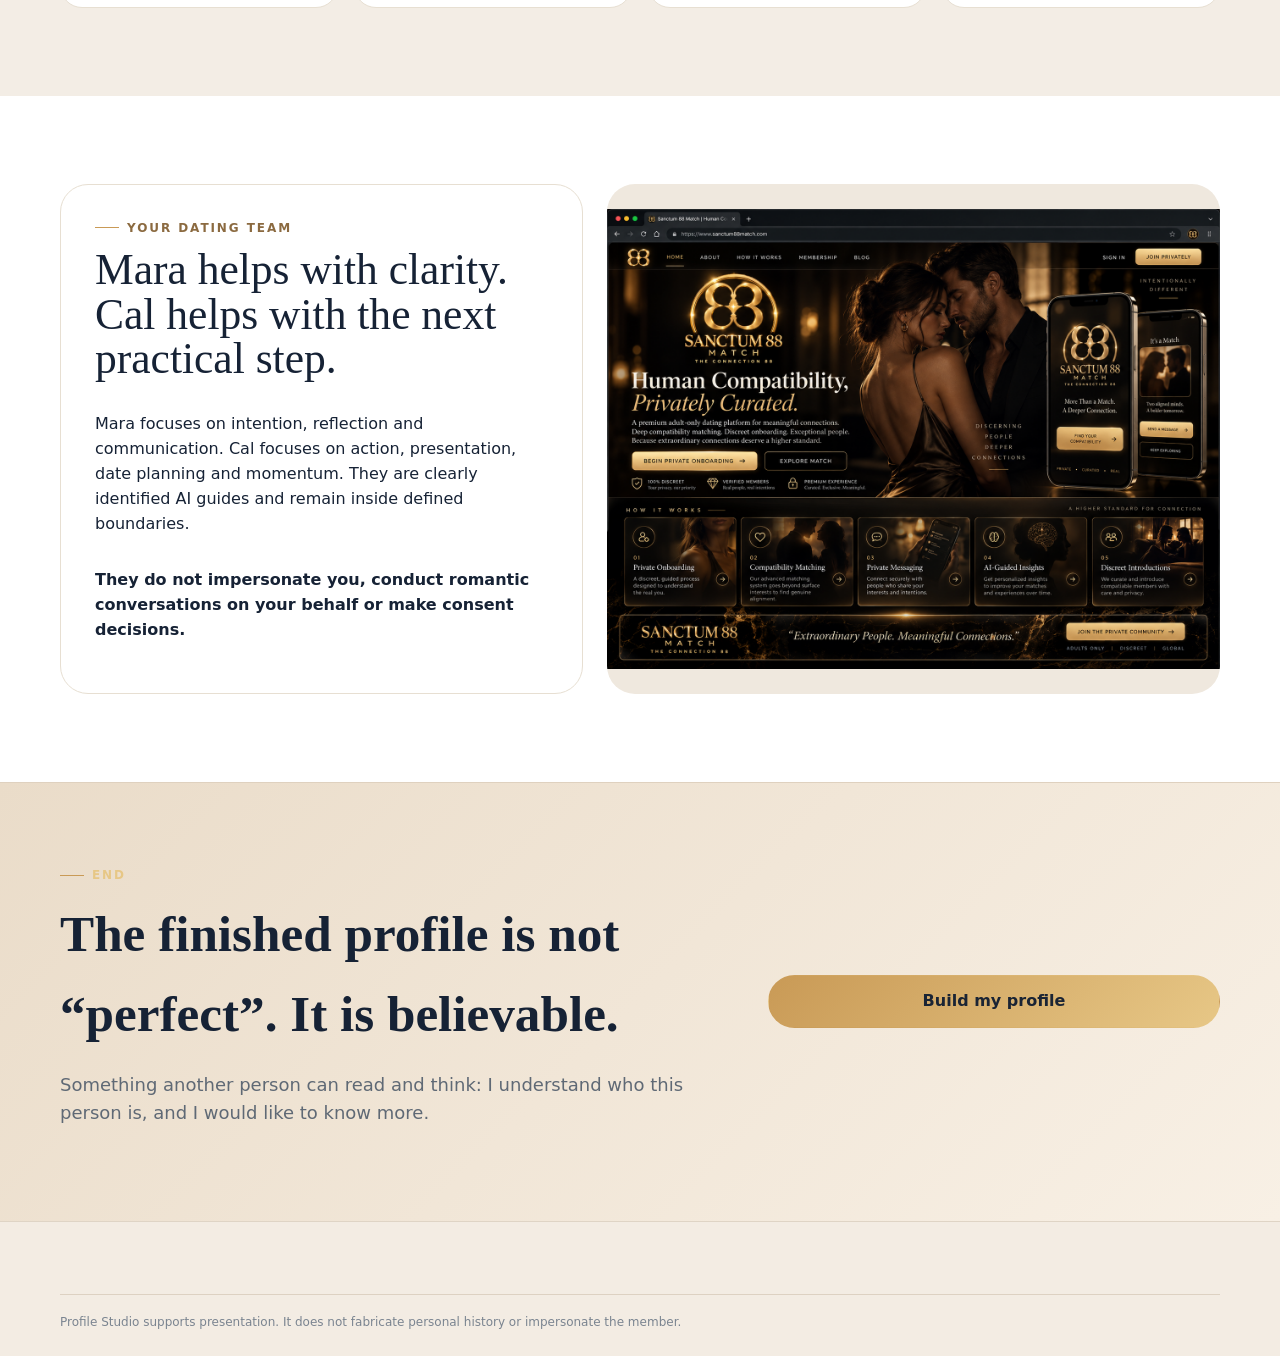
<file: profile-studio.html>
<!doctype html><html lang="en-GB"><head><meta charset="utf-8"><meta name="viewport" content="width=device-width,initial-scale=1"><title>Profile Studio | Sanctum LifeMatch</title><meta name="description" content="Build a dating profile that sounds like you and reflects the life you actually live."><link rel="stylesheet" href="assets/site.css"><link rel="stylesheet" href="assets/lifematch-live.css"></head><body><header class="site-header"><div class="wrap nav"><a class="brand" href="index.html"><img class="brand-lockup" src="assets/lifematch-lockup.svg" alt="Sanctum LifeMatch — Real connections. Real lives."></a><nav class="nav-links"><a href="index.html">Home</a><a href="how-it-works.html">How it works</a><a href="what-matters.html">What matters</a><a href="safety.html">Safety</a></nav><div class="nav-actions"><a class="btn btn-primary" href="onboarding.html">Start</a></div></div></header><main><section class="story-hero"><img src="assets/date-home.jpg" alt="A relaxed, natural home setting"><div class="wrap"><p class="story-kicker">BEGINNING · FIND YOUR VOICE</p><h1>Your profile should sound like a person, not an advert.</h1><p class="lead">Profile Studio helps turn your real story into something clear, warm and recognisably yours.</p></div></section><section class="section section-white"><div class="wrap story-strip"><div class="story-copy"><span class="chapter">Beginning</span><h2>Start with what is true.</h2><p>What does a normal week look like? What makes you laugh? What do you care about? What do your friends know about you that a dating profile usually misses?</p><p>Mara can help you reflect on the story you are telling, but she does not invent a personality for you or diagnose what kind of person you are.</p></div><div class="story-photo"><img src="assets/curiosity.png" alt="A person reflecting on their story"></div></div></section><section class="section section-soft"><div class="wrap"><span class="chapter">Middle</span><div class="steps"><article class="step"><b>01</b><h3>Conversation</h3><p>Answer naturally in your own words.</p></article><article class="step"><b>02</b><h3>Draft</h3><p>We shape the strongest parts without inventing a persona.</p></article><article class="step"><b>03</b><h3>Check</h3><p>You review, correct and remove anything that does not feel like you.</p></article><article class="step"><b>04</b><h3>Use it</h3><p>Keep it for LifeMatch or use it anywhere else you date.</p></article></div></div></section><section class="section section-white"><div class="wrap story-strip reverse"><div class="story-copy"><span class="chapter">Your dating team</span><h2>Mara helps with clarity. Cal helps with the next practical step.</h2><p>Mara focuses on intention, reflection and communication. Cal focuses on action, presentation, date planning and momentum. They are clearly identified AI guides and remain inside defined boundaries.</p><p><strong>They do not impersonate you, conduct romantic conversations on your behalf or make consent decisions.</strong></p></div><div class="story-photo"><img src="assets/curated-connections.png" alt="A guided LifeMatch profile process"></div></div></section><section class="ending-band"><div class="wrap"><div><span class="chapter" style="color:#e7c786">End</span><h2>The finished profile is not “perfect”. It is believable.</h2><p>Something another person can read and think: I understand who this person is, and I would like to know more.</p></div><a class="btn btn-gold" href="onboarding.html">Build my profile</a></div></section></main><footer class="lifematch-footer"><div class="wrap"><div class="legal">Profile Studio supports presentation. It does not fabricate personal history or impersonate the member.</div></div></footer></body></html>
</file>
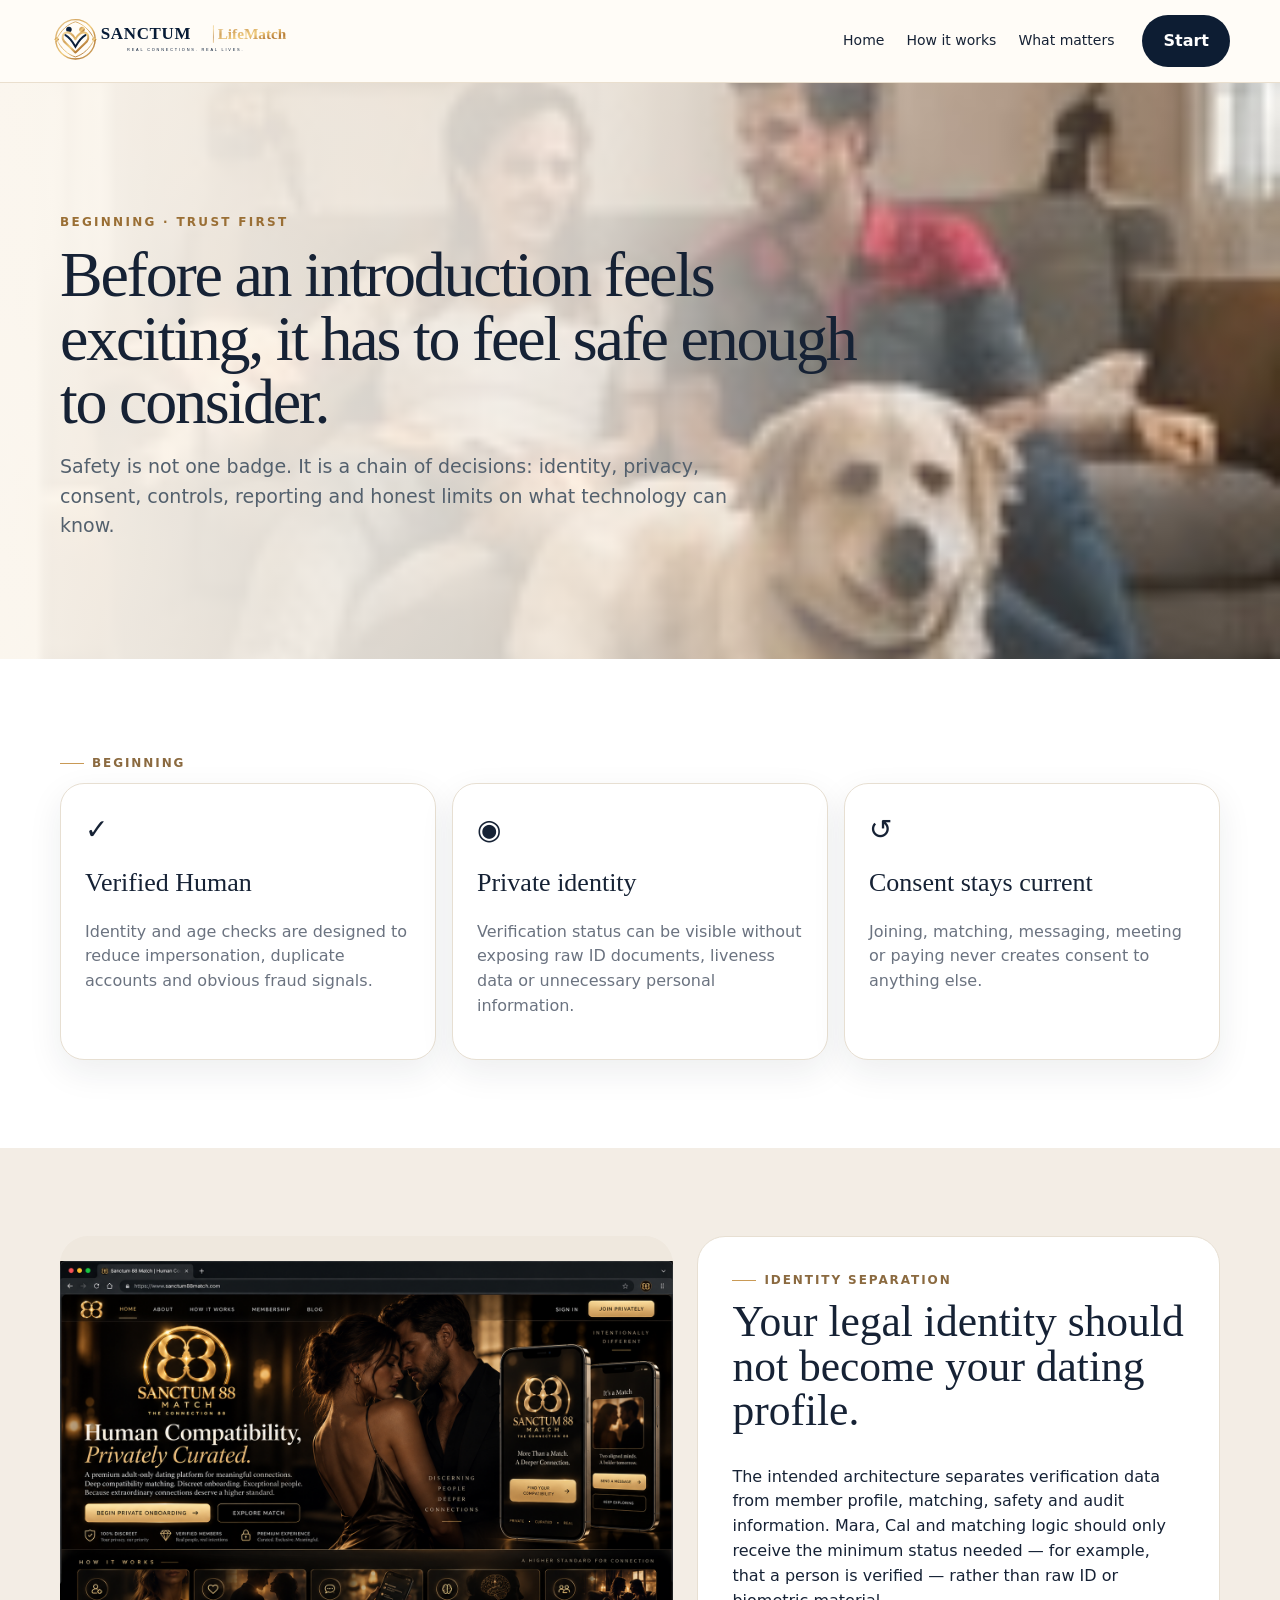
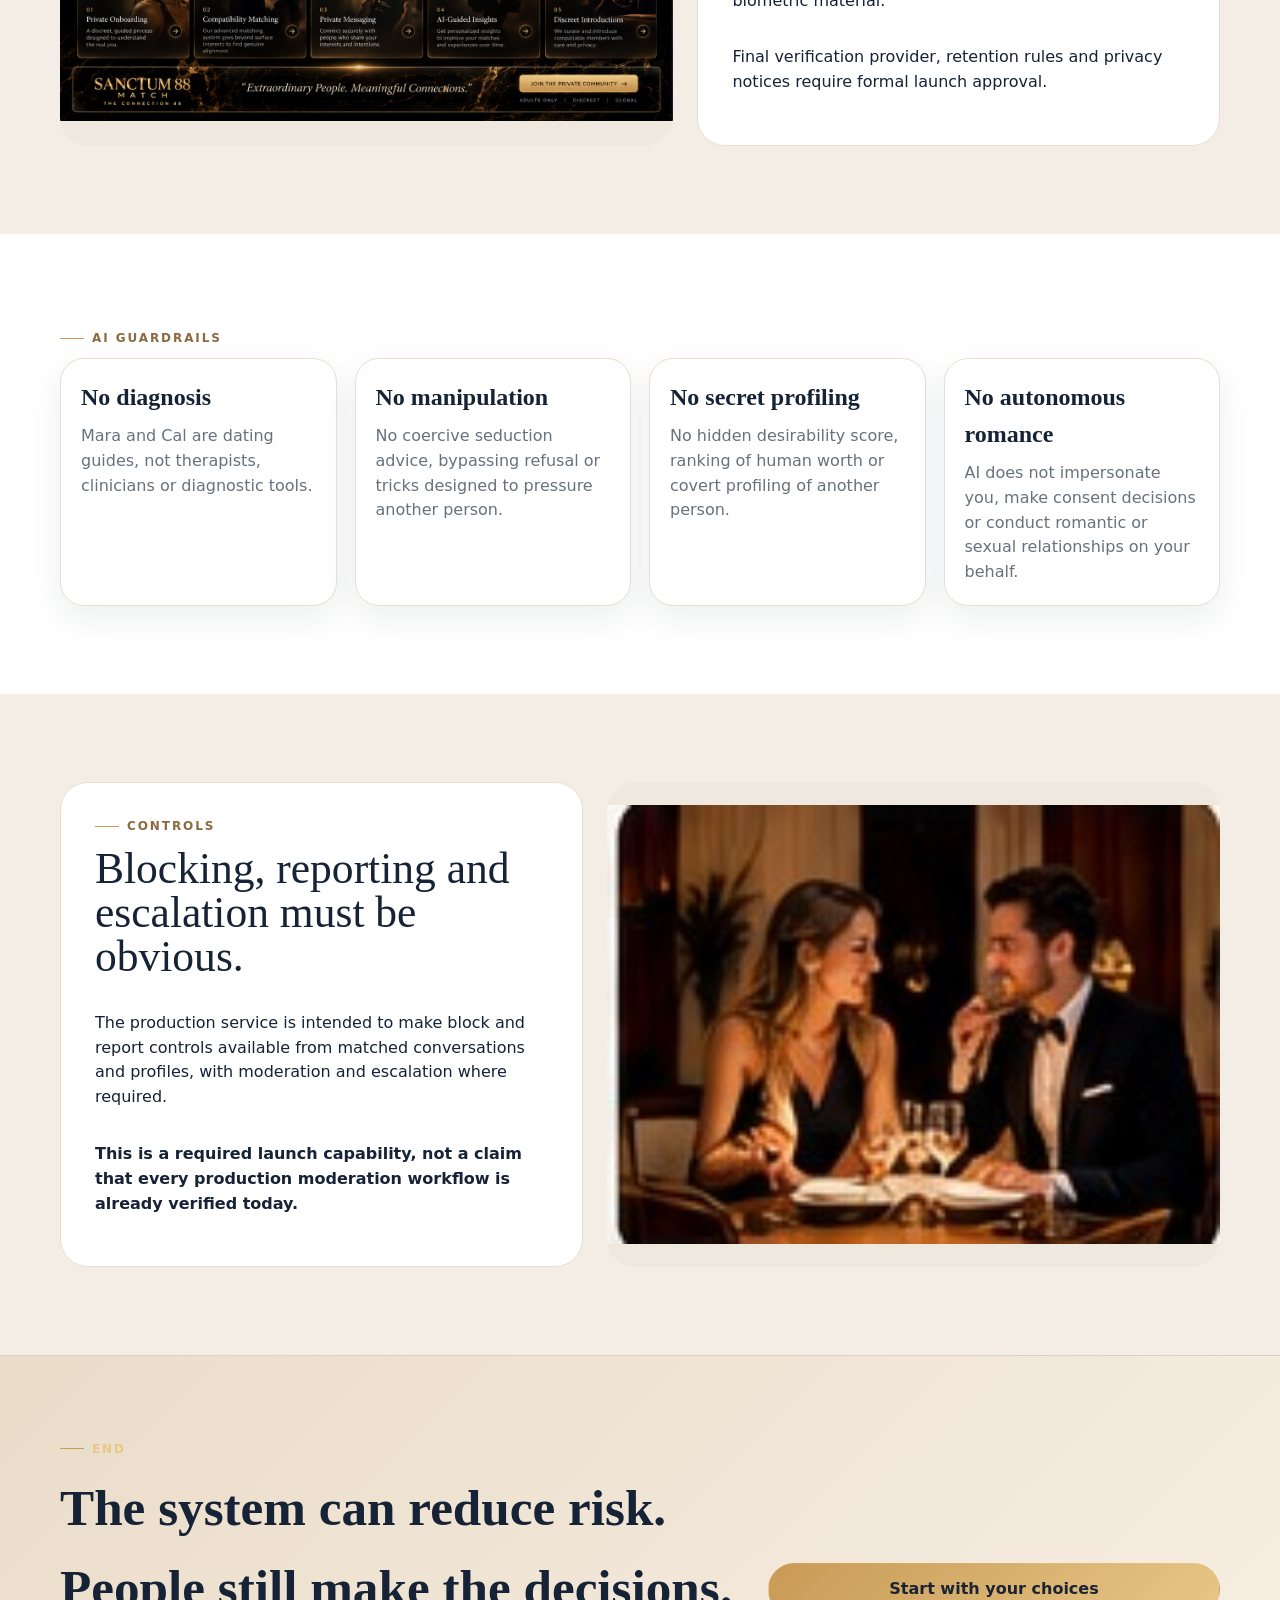
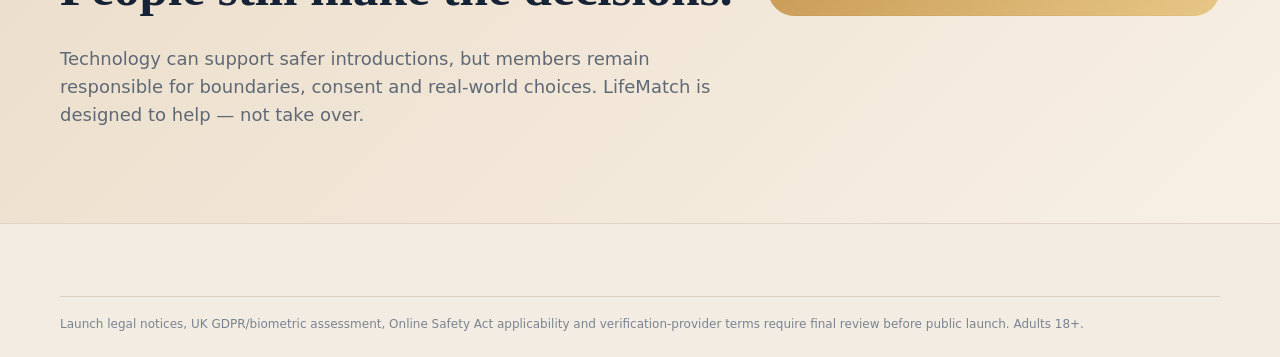
<file: safety.html>
<!doctype html><html lang="en-GB"><head><meta charset="utf-8"><meta name="viewport" content="width=device-width,initial-scale=1"><title>Safety & Privacy | Sanctum LifeMatch</title><meta name="description" content="How Sanctum LifeMatch approaches identity, privacy, consent, reporting and explainable matching."><link rel="stylesheet" href="assets/site.css"><link rel="stylesheet" href="assets/lifematch-live.css"></head><body><header class="site-header"><div class="wrap nav"><a class="brand" href="index.html"><img class="brand-lockup" src="assets/lifematch-lockup.svg" alt="Sanctum LifeMatch — Real connections. Real lives."></a><nav class="nav-links"><a href="index.html">Home</a><a href="how-it-works.html">How it works</a><a href="what-matters.html">What matters</a></nav><div class="nav-actions"><a class="btn btn-primary" href="onboarding.html">Start</a></div></div></header><main><section class="story-hero"><img src="assets/date-home.jpg" alt="A calm private home setting"><div class="wrap"><p class="story-kicker">BEGINNING · TRUST FIRST</p><h1>Before an introduction feels exciting, it has to feel safe enough to consider.</h1><p class="lead">Safety is not one badge. It is a chain of decisions: identity, privacy, consent, controls, reporting and honest limits on what technology can know.</p></div></section><section class="section section-white"><div class="wrap"><span class="chapter">Beginning</span><div class="trust-grid"><article class="trust-card"><div class="trust-icon">✓</div><h3>Verified Human</h3><p>Identity and age checks are designed to reduce impersonation, duplicate accounts and obvious fraud signals.</p></article><article class="trust-card"><div class="trust-icon">◉</div><h3>Private identity</h3><p>Verification status can be visible without exposing raw ID documents, liveness data or unnecessary personal information.</p></article><article class="trust-card"><div class="trust-icon">↺</div><h3>Consent stays current</h3><p>Joining, matching, messaging, meeting or paying never creates consent to anything else.</p></article></div></div></section><section class="section section-soft"><div class="wrap story-strip"><div class="story-photo"><img src="assets/curated-connections.png" alt="A guided connection process"></div><div class="story-copy"><span class="chapter">Identity separation</span><h2>Your legal identity should not become your dating profile.</h2><p>The intended architecture separates verification data from member profile, matching, safety and audit information. Mara, Cal and matching logic should only receive the minimum status needed — for example, that a person is verified — rather than raw ID or biometric material.</p><p>Final verification provider, retention rules and privacy notices require formal launch approval.</p></div></div></section><section class="section section-white"><div class="wrap"><span class="chapter">AI guardrails</span><div class="story-grid-live"><article class="story-tile"><div class="copy"><h3>No diagnosis</h3><p>Mara and Cal are dating guides, not therapists, clinicians or diagnostic tools.</p></div></article><article class="story-tile"><div class="copy"><h3>No manipulation</h3><p>No coercive seduction advice, bypassing refusal or tricks designed to pressure another person.</p></div></article><article class="story-tile"><div class="copy"><h3>No secret profiling</h3><p>No hidden desirability score, ranking of human worth or covert profiling of another person.</p></div></article><article class="story-tile"><div class="copy"><h3>No autonomous romance</h3><p>AI does not impersonate you, make consent decisions or conduct romantic or sexual relationships on your behalf.</p></div></article></div></div></section><section class="section section-soft"><div class="wrap story-strip reverse"><div class="story-copy"><span class="chapter">Controls</span><h2>Blocking, reporting and escalation must be obvious.</h2><p>The production service is intended to make block and report controls available from matched conversations and profiles, with moderation and escalation where required.</p><p><strong>This is a required launch capability, not a claim that every production moderation workflow is already verified today.</strong></p></div><div class="story-photo"><img src="assets/date-dinner.jpg" alt="Two adults having a respectful conversation"></div></div></section><section class="ending-band"><div class="wrap"><div><span class="chapter" style="color:#e7c786">End</span><h2>The system can reduce risk. People still make the decisions.</h2><p>Technology can support safer introductions, but members remain responsible for boundaries, consent and real-world choices. LifeMatch is designed to help — not take over.</p></div><a class="btn btn-gold" href="onboarding.html">Start with your choices</a></div></section></main><footer class="lifematch-footer"><div class="wrap"><div class="legal">Launch legal notices, UK GDPR/biometric assessment, Online Safety Act applicability and verification-provider terms require final review before public launch. Adults 18+.</div></div></footer></body></html>
</file>
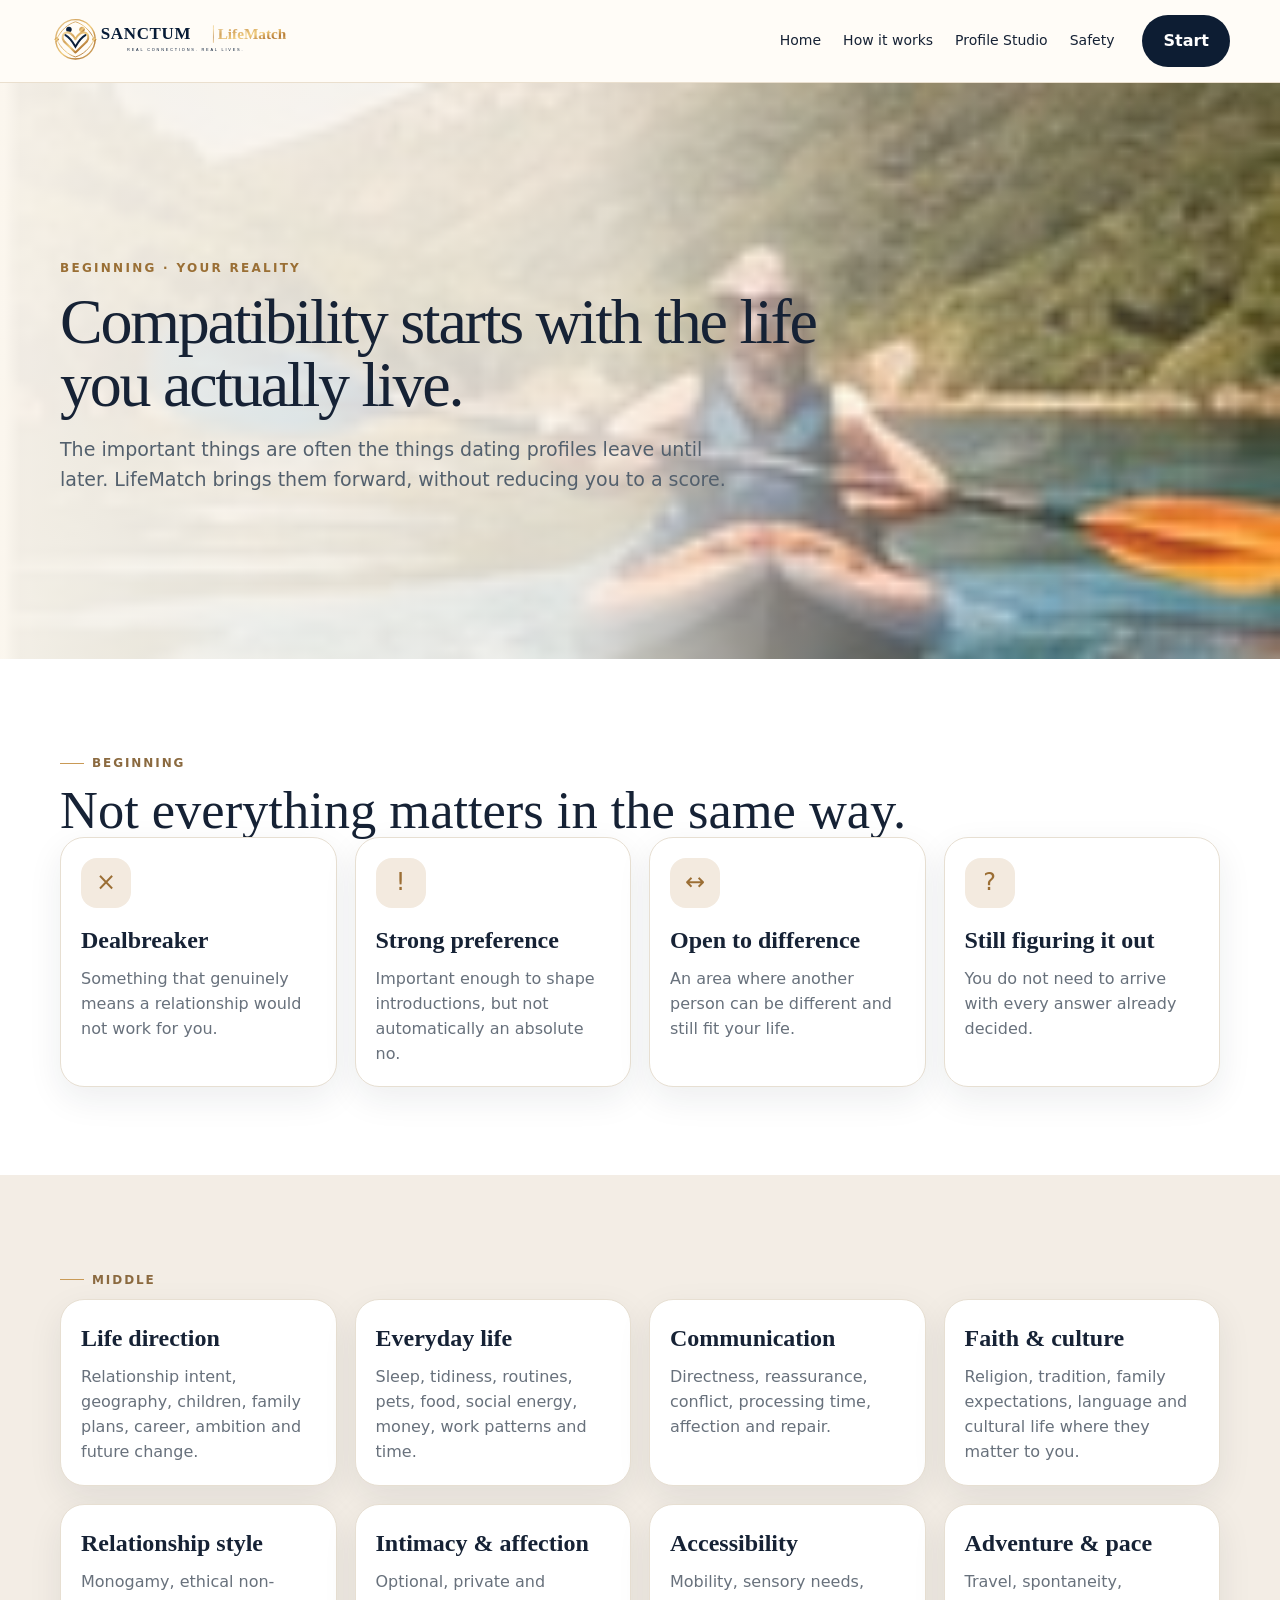
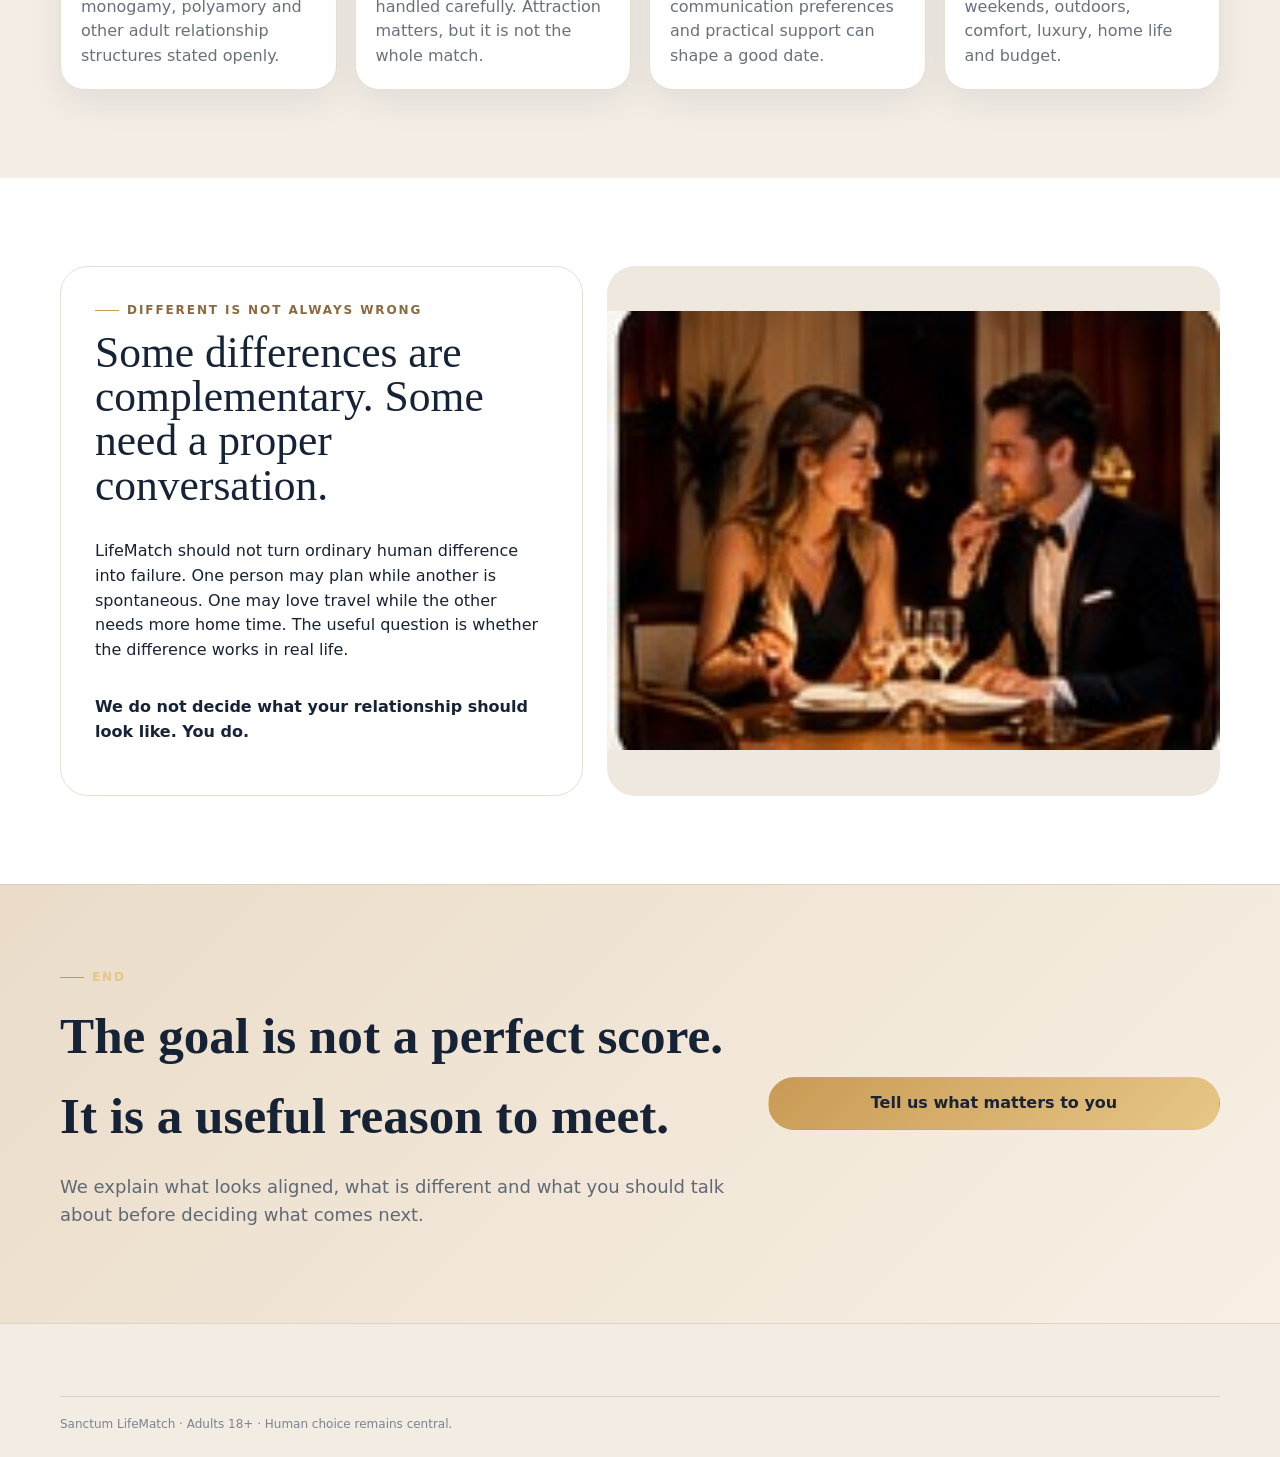
<file: what-matters.html>
<!doctype html><html lang="en-GB"><head><meta charset="utf-8"><meta name="viewport" content="width=device-width,initial-scale=1"><title>What Matters | Sanctum LifeMatch</title><meta name="description" content="LifeMatch looks at real-world compatibility: values, routines, communication, family, intimacy, accessibility and future plans."><link rel="stylesheet" href="assets/site.css"><link rel="stylesheet" href="assets/lifematch-live.css"></head><body><header class="site-header"><div class="wrap nav"><a class="brand" href="index.html"><img class="brand-lockup" src="assets/lifematch-lockup.svg" alt="Sanctum LifeMatch — Real connections. Real lives."></a><nav class="nav-links"><a href="index.html">Home</a><a href="how-it-works.html">How it works</a><a href="profile-studio.html">Profile Studio</a><a href="safety.html">Safety</a></nav><div class="nav-actions"><a class="btn btn-primary" href="onboarding.html">Start</a></div></div></header><main><section class="story-hero"><img src="assets/date-kayak.jpg" alt="Two people sharing an active day outdoors"><div class="wrap"><p class="story-kicker">BEGINNING · YOUR REALITY</p><h1>Compatibility starts with the life you actually live.</h1><p class="lead">The important things are often the things dating profiles leave until later. LifeMatch brings them forward, without reducing you to a score.</p></div></section><section class="section section-white"><div class="wrap"><span class="chapter">Beginning</span><h2>Not everything matters in the same way.</h2><div class="story-grid-live"><article class="story-tile"><div class="copy"><div class="icon-story">×</div><h3>Dealbreaker</h3><p>Something that genuinely means a relationship would not work for you.</p></div></article><article class="story-tile"><div class="copy"><div class="icon-story">!</div><h3>Strong preference</h3><p>Important enough to shape introductions, but not automatically an absolute no.</p></div></article><article class="story-tile"><div class="copy"><div class="icon-story">↔</div><h3>Open to difference</h3><p>An area where another person can be different and still fit your life.</p></div></article><article class="story-tile"><div class="copy"><div class="icon-story">?</div><h3>Still figuring it out</h3><p>You do not need to arrive with every answer already decided.</p></div></article></div></div></section><section class="section section-soft"><div class="wrap"><span class="chapter">Middle</span><div class="story-grid-live"><article class="story-tile"><div class="copy"><h3>Life direction</h3><p>Relationship intent, geography, children, family plans, career, ambition and future change.</p></div></article><article class="story-tile"><div class="copy"><h3>Everyday life</h3><p>Sleep, tidiness, routines, pets, food, social energy, money, work patterns and time.</p></div></article><article class="story-tile"><div class="copy"><h3>Communication</h3><p>Directness, reassurance, conflict, processing time, affection and repair.</p></div></article><article class="story-tile"><div class="copy"><h3>Faith & culture</h3><p>Religion, tradition, family expectations, language and cultural life where they matter to you.</p></div></article><article class="story-tile"><div class="copy"><h3>Relationship style</h3><p>Monogamy, ethical non-monogamy, polyamory and other adult relationship structures stated openly.</p></div></article><article class="story-tile"><div class="copy"><h3>Intimacy & affection</h3><p>Optional, private and handled carefully. Attraction matters, but it is not the whole match.</p></div></article><article class="story-tile"><div class="copy"><h3>Accessibility</h3><p>Mobility, sensory needs, communication preferences and practical support can shape a good date.</p></div></article><article class="story-tile"><div class="copy"><h3>Adventure & pace</h3><p>Travel, spontaneity, weekends, outdoors, comfort, luxury, home life and budget.</p></div></article></div></div></section><section class="section section-white"><div class="wrap story-strip reverse"><div class="story-copy"><span class="chapter">Different is not always wrong</span><h2>Some differences are complementary. Some need a proper conversation.</h2><p>LifeMatch should not turn ordinary human difference into failure. One person may plan while another is spontaneous. One may love travel while the other needs more home time. The useful question is whether the difference works in real life.</p><p><strong>We do not decide what your relationship should look like. You do.</strong></p></div><div class="story-photo"><img src="assets/date-dinner.jpg" alt="A couple having an open conversation over dinner"></div></div></section><section class="ending-band"><div class="wrap"><div><span class="chapter" style="color:#e7c786">End</span><h2>The goal is not a perfect score. It is a useful reason to meet.</h2><p>We explain what looks aligned, what is different and what you should talk about before deciding what comes next.</p></div><a class="btn btn-gold" href="onboarding.html">Tell us what matters to you</a></div></section></main><footer class="lifematch-footer"><div class="wrap"><div class="legal">Sanctum LifeMatch · Adults 18+ · Human choice remains central.</div></div></footer></body></html>
</file>
<file: assets/site.css>
:root{--navy:#0d1d33;--navy2:#173153;--gold:#c99a56;--gold2:#e7c786;--cream:#fbf6ee;--paper:#fffdfa;--ink:#162235;--muted:#697383;--sage:#87998c;--clay:#bb735b;--rose:#b56e72;--line:#e7dfd2;--soft:#f3ede5;--white:#fff;--shadow:0 20px 60px rgba(20,32,48,.10);--shadow2:0 12px 34px rgba(20,32,48,.08)}*{box-sizing:border-box}html{scroll-behavior:smooth}body{margin:0;font-family:Inter,ui-sans-serif,system-ui,-apple-system,BlinkMacSystemFont,"Segoe UI",sans-serif;color:var(--ink);background:var(--cream);line-height:1.55}img{max-width:100%;display:block}a{color:inherit;text-decoration:none}button,input,textarea,select{font:inherit}.wrap{width:min(1180px,calc(100% - 40px));margin:auto}.utility{background:var(--navy);color:#dce6ef;font-size:12px}.utility .wrap{display:flex;gap:18px;padding:9px 0;align-items:center}.utility .push{margin-left:auto;display:flex;gap:18px}.site-header{position:sticky;top:0;z-index:50;background:rgba(251,246,238,.94);backdrop-filter:blur(16px);border-bottom:1px solid rgba(201,154,86,.18)}.nav{display:flex;align-items:center;gap:28px;padding:14px 0}.brand{display:flex;align-items:center;gap:12px;min-width:252px}.brand-mark{width:48px;height:48px}.brand-title{font-family:Georgia,"Times New Roman",serif;font-size:23px;letter-spacing:.16em;line-height:1}.brand-sub{display:block;margin-top:4px;font-size:10px;letter-spacing:.23em;color:#8a6e4f;text-transform:uppercase}.nav-links{display:flex;gap:22px;margin-left:auto;font-size:14px}.nav-links a:hover{color:var(--gold)}.nav-actions{display:flex;gap:10px}.menu-toggle{display:none;border:0;background:none;font-size:24px;color:var(--navy)}.btn{display:inline-flex;align-items:center;justify-content:center;gap:8px;border-radius:999px;padding:13px 20px;font-weight:750;border:1px solid transparent;transition:.2s;cursor:pointer}.btn:hover{transform:translateY(-1px)}.btn-primary{background:var(--navy);color:#fff}.btn-primary:hover{background:var(--navy2)}.btn-gold{background:linear-gradient(135deg,var(--gold),var(--gold2));color:#1a2434}.btn-outline{border-color:#b9b7b0;background:rgba(255,255,255,.66)}.btn-soft{background:#efe6da;color:var(--navy)}.hero{position:relative;overflow:hidden;background:linear-gradient(90deg,rgba(251,246,238,.98) 0%,rgba(251,246,238,.94) 45%,rgba(251,246,238,.38) 68%,rgba(251,246,238,.1) 100%),url('hero-wide.jpg') center right/cover no-repeat;min-height:720px;display:flex;align-items:center;border-bottom:1px solid var(--line)}.hero:after{content:"";position:absolute;inset:auto 0 0;height:140px;background:linear-gradient(transparent,var(--cream));pointer-events:none}.hero-grid{display:grid;grid-template-columns:1.05fr .95fr;align-items:center;position:relative;z-index:1}.hero-copy{padding:86px 0 108px;max-width:690px}.eyebrow{text-transform:uppercase;letter-spacing:.19em;font-size:12px;font-weight:850;color:#8b6a40}.hero h1,.page-hero h1,h2,h3,.serif{font-family:Georgia,"Times New Roman",serif}.hero h1{font-size:clamp(58px,6.3vw,94px);line-height:.95;font-weight:500;letter-spacing:-.04em;margin:0}.hero h1 em{font-weight:400;color:#9b684f}.lead{font-size:19px;max-width:650px;color:#4f5969}.hero-actions{display:flex;flex-wrap:wrap;gap:12px;margin:30px 0}.trust-row{display:flex;flex-wrap:wrap;gap:18px;font-size:13px;color:#566171}.trust-row span{display:flex;align-items:center;gap:7px}.dot{width:9px;height:9px;border:2px solid var(--gold);border-radius:50%}.section{padding:88px 0}.section-soft{background:var(--soft)}.section-white{background:#fff}.section-navy{background:var(--navy);color:#f7f4ed}.section-head{display:flex;justify-content:space-between;gap:30px;align-items:end;margin-bottom:34px}.section h2{font-family:Georgia,"Times New Roman",serif;font-size:clamp(38px,4.1vw,60px);line-height:1.03;font-weight:500;margin:0}.section-lead{max-width:760px;color:#68717c;font-size:17px}.section-navy .section-lead{color:#c8d1dd}.recognition-grid{display:grid;grid-template-columns:repeat(3,1fr);gap:16px}.recognition-card,.guide-card,.product-card,.price,.trust-card,.story-card,.content-card{background:#fff;border:1px solid var(--line);border-radius:24px;box-shadow:var(--shadow2)}.recognition-card{padding:24px;min-height:170px}.recognition-card h3,.guide-card h3,.product-card h3,.price h3,.trust-card h3{margin:0;font-size:26px;font-weight:500}.recognition-card p,.guide-card p,.product-card p,.trust-card p{color:#6b7380}.moment{display:grid;grid-template-columns:1.1fr .9fr;gap:24px;align-items:stretch}.moment-photo{min-height:460px;border-radius:28px;overflow:hidden;background:url('date-beach.jpg') center/cover no-repeat;box-shadow:var(--shadow)}.moment-copy{padding:42px;border-radius:28px;background:var(--navy);color:#fff;display:flex;flex-direction:column;justify-content:center}.moment-copy h2{font-size:clamp(38px,4vw,58px)}.moment-copy p{color:#d7dfE8;font-size:18px}.guides-grid{display:grid;grid-template-columns:1fr 1fr;gap:18px}.guide-card{padding:30px;position:relative;overflow:hidden}.guide-badge{width:54px;height:54px;border-radius:50%;display:grid;place-items:center;background:linear-gradient(135deg,var(--gold),var(--gold2));font-family:Georgia,serif;font-size:26px;color:var(--navy);margin-bottom:18px}.guide-card small{letter-spacing:.14em;text-transform:uppercase;color:#9c7951;font-weight:800}.guide-quote{border-left:3px solid var(--gold);padding-left:16px;margin-top:18px;color:#475263}.trust-grid{display:grid;grid-template-columns:repeat(3,1fr);gap:16px}.trust-card{padding:24px}.trust-icon{font-size:28px;margin-bottom:12px}.steps{display:grid;grid-template-columns:repeat(4,1fr);gap:16px}.step{padding:26px;border-radius:22px;background:#fff;border:1px solid var(--line)}.step b{font-family:Georgia,serif;font-size:34px;color:var(--gold)}.step h3{font-size:23px;margin:8px 0}.life-tags{display:flex;flex-wrap:wrap;gap:10px;margin-top:28px}.life-tags span{padding:11px 15px;border-radius:999px;background:#fff;border:1px solid var(--line);font-weight:700;color:#485464}.match-example{display:grid;grid-template-columns:1.2fr .8fr;gap:22px}.match-panel{background:#fff;border:1px solid var(--line);border-radius:24px;padding:28px}.match-panel h3{font-size:27px}.match-list{display:grid;gap:14px;margin-top:18px}.match-row{padding:15px 16px;border-radius:15px;background:#f8f4ed}.match-row strong{display:block;margin-bottom:4px}.quote-panel{background:linear-gradient(145deg,#10223b,#193a61);border-radius:24px;padding:30px;color:#fff;display:flex;flex-direction:column;justify-content:center}.quote-panel p{font-size:21px}.dates-grid{display:grid;grid-template-columns:repeat(4,1fr);gap:14px}.date-card{background:#fff;border:1px solid var(--line);border-radius:22px;overflow:hidden}.date-card img{width:100%;height:170px;object-fit:cover}.date-card .copy{padding:17px}.date-card h3{font-size:20px;margin:0}.date-card p{margin:.35rem 0 0;color:#6d7480;font-size:14px}.products-grid{display:grid;grid-template-columns:repeat(4,1fr);gap:16px}.product-card{padding:24px}.product-card .price-tag{font-family:Georgia,serif;font-size:32px;color:var(--navy);margin:14px 0}.product-card ul,.price ul{padding-left:19px;color:#5f6874}.pricing-grid{display:grid;grid-template-columns:repeat(3,1fr);gap:18px}.price{padding:28px}.price.featured{border-color:var(--gold);box-shadow:0 0 0 2px rgba(201,154,86,.12),var(--shadow)}.price .amount{font-family:Georgia,serif;font-size:44px;margin:10px 0}.app-band{display:grid;grid-template-columns:1fr .8fr;gap:36px;align-items:center;padding:46px;border-radius:30px;background:linear-gradient(140deg,#11253f,#183a61);color:#fff}.app-phone{border:1px solid rgba(255,255,255,.18);border-radius:28px;padding:22px;background:rgba(255,255,255,.07);max-width:330px;margin:auto}.app-phone .screen{background:#fff;color:var(--ink);border-radius:21px;padding:20px}.app-phone .screen h3{font-size:24px}.app-badges{display:flex;flex-wrap:wrap;gap:10px;margin-top:22px}.app-badge{padding:12px 16px;border-radius:13px;background:#fff;color:var(--navy);font-weight:800}.story-grid{display:grid;grid-template-columns:repeat(3,1fr);gap:16px}.story-card{padding:24px}.story-card blockquote{font-family:Georgia,serif;font-size:24px;margin:0 0 12px}.cta-band{background:linear-gradient(135deg,var(--navy),#1c416d);color:#fff;padding:62px 0}.cta-band .wrap{display:flex;justify-content:space-between;gap:30px;align-items:center}.cta-band h2{font-size:44px;margin:0}.footer{background:#091626;color:#e7edf3;padding:50px 0 28px}.footer-grid{display:grid;grid-template-columns:1.4fr repeat(3,1fr);gap:28px}.footer h4{margin:0 0 12px;font-family:Georgia,serif}.footer a{display:block;margin:8px 0;color:#c7d0dc;font-size:14px}.legal{border-top:1px solid #24364c;margin-top:30px;padding-top:20px;color:#9fafc0;font-size:12px}.page-hero{padding:92px 0 62px;background:linear-gradient(135deg,#fffaf4,#edf2f6)}.page-hero h1{font-size:clamp(48px,5vw,76px);line-height:.98;margin:0;max-width:880px}.page-grid{display:grid;grid-template-columns:1.1fr .9fr;gap:24px}.content-card{padding:28px}.content-card h2{font-size:36px}.notice{padding:20px;border-radius:16px;background:#edf3f8;border:1px solid #cfd9e4}.choice-stack{display:grid;gap:10px;margin-top:18px}.choice-button{width:100%;text-align:left;padding:16px 18px;border:1px solid #cfd4da;border-radius:14px;background:#fff;cursor:pointer}.choice-button:hover,.choice-button.selected{border-color:var(--gold);background:#fffaf1}.small{font-size:13px;color:#7b8490}.status-pill{display:inline-flex;padding:7px 11px;border-radius:999px;background:#edf3f8;color:#45617d;font-size:12px;font-weight:800}.faq details{background:#fff;border:1px solid var(--line);border-radius:14px;padding:16px 18px;margin:10px 0}.faq summary{font-weight:700;cursor:pointer}.inline-list{display:flex;flex-wrap:wrap;gap:10px}.inline-list span{padding:9px 12px;background:#f5efe6;border-radius:999px}@media(max-width:980px){.nav-links{display:none}.nav-actions .btn-outline{display:none}.menu-toggle{display:block;margin-left:auto}.hero{background:linear-gradient(rgba(251,246,238,.88),rgba(251,246,238,.96)),url('hero-wide.jpg') center/cover no-repeat;min-height:auto}.hero-grid,.moment,.match-example,.app-band,.page-grid,.footer-grid{grid-template-columns:1fr}.hero-copy{padding:72px 0}.recognition-grid,.trust-grid,.story-grid{grid-template-columns:1fr 1fr}.steps,.products-grid,.dates-grid{grid-template-columns:1fr 1fr}.pricing-grid{grid-template-columns:1fr}.guides-grid{grid-template-columns:1fr}.cta-band .wrap{display:block}.cta-band .btn{margin-top:18px}}@media(max-width:600px){.utility{display:none}.wrap{width:min(100% - 24px,1180px)}.nav{padding:11px 0}.brand{min-width:0}.brand-title{font-size:18px}.brand-sub{font-size:8px}.hero-copy{padding:56px 0 72px}.lead{font-size:17px}.section{padding:62px 0}.section-head{display:block}.recognition-grid,.trust-grid,.story-grid,.steps,.products-grid,.dates-grid{grid-template-columns:1fr}.moment-photo{min-height:300px}.app-band{padding:28px}.cta-band h2{font-size:34px}.footer-grid{grid-template-columns:1fr 1fr}}
</file>
<file: assets/lifematch-live.css>
body{background:#fbf6ee;color:#162235}.story-hero{position:relative;min-height:64vh;display:flex;align-items:end;overflow:hidden;background:#efe6da}.story-hero img{position:absolute;inset:0;width:100%;height:100%;object-fit:cover;object-position:center}.story-hero:after{content:"";position:absolute;inset:0;background:linear-gradient(90deg,rgba(251,246,238,.96),rgba(251,246,238,.80) 47%,rgba(251,246,238,.28) 72%,rgba(251,246,238,.08))}.story-hero .wrap{position:relative;z-index:2;padding:86px 0 68px;color:#162235}.story-hero h1{font-family:Georgia,"Times New Roman",serif;font-size:clamp(46px,5vw,78px);line-height:.99;font-weight:500;letter-spacing:-.035em;margin:0;max-width:850px}.story-hero .lead{color:#53606d;max-width:680px}.story-kicker{font-size:12px;text-transform:uppercase;letter-spacing:.19em;font-weight:850;color:#9a6f35}.story-strip{display:grid;grid-template-columns:minmax(0,1.08fr) minmax(340px,.92fr);gap:24px;align-items:stretch}.story-strip.reverse{grid-template-columns:minmax(340px,.92fr) minmax(0,1.08fr)}.story-photo{overflow:hidden;border-radius:28px;background:#efe8de;display:flex;align-items:center;justify-content:center}.story-photo img{display:block;width:100%;height:auto;min-height:0;object-fit:contain;object-position:center}.story-copy{padding:34px;border-radius:28px;background:#fff;border:1px solid var(--line);display:flex;flex-direction:column;justify-content:center;min-width:0}.story-copy.dark{background:#fff;color:#162235}.story-copy.dark p{color:#5f6975}.story-copy h2{font-size:clamp(36px,3.4vw,54px);line-height:1.02;margin:0 0 16px}.story-grid-live{display:grid;grid-template-columns:repeat(4,minmax(0,1fr));gap:18px}.story-tile{background:#fff;border:1px solid var(--line);border-radius:24px;overflow:hidden;box-shadow:var(--shadow2);min-width:0}.story-tile img{display:block;width:100%;height:auto;aspect-ratio:auto!important;object-fit:contain!important;object-position:center!important;background:#efe8de}.story-tile .copy{padding:20px}.story-tile h3{margin:0 0 8px;font-size:24px}.story-tile p{margin:0;color:#68717c}.icon-story{width:50px;height:50px;border-radius:16px;display:grid;place-items:center;background:#f3eadf;color:#9b6e34;font-size:24px;margin-bottom:14px}.chapter{display:inline-flex;align-items:center;gap:8px;font-size:12px;letter-spacing:.16em;text-transform:uppercase;color:#8b6a40;font-weight:850;margin-bottom:10px}.chapter:before{content:"";width:24px;height:1px;background:#c99a56}.section-navy{background:#eee4d7!important;color:#162235!important}.section-navy .section-lead{color:#5c6672!important}.quote-panel{background:#fff!important;color:#162235!important;border:1px solid var(--line)!important}.quote-panel p{color:#162235!important}.ending-band{padding:76px 0;background:linear-gradient(135deg,#eadcc9,#f8f0e5);color:#162235;border-top:1px solid #dfd1bf}.ending-band .wrap{display:grid;grid-template-columns:1.2fr .8fr;gap:30px;align-items:center}.ending-band h2{font-size:clamp(38px,4vw,58px);margin:0 0 16px}.ending-band p{color:#5f6975;font-size:18px}.lifematch-footer{background:#f3ece3;color:#162235;padding:44px 0 24px;border-top:1px solid #dfd4c5}.lifematch-footer .grid{display:grid;grid-template-columns:1.3fr repeat(3,1fr);gap:28px}.lifematch-footer a{display:block;color:#4f5d6b;margin:8px 0;font-size:14px}.lifematch-footer h4{font-family:Georgia,serif;margin:0 0 10px;color:#162235}.lifematch-footer .legal{border-top:1px solid #ddd1c2;margin-top:28px;padding-top:18px;color:#7a8490;font-size:12px}.route-card-life img,.date-card img,.story-card img,.content-card img{height:auto!important;object-fit:contain!important;object-position:center!important}.high-vis-image{width:100%;height:auto;object-fit:contain;object-position:center;border-radius:28px;box-shadow:var(--shadow)}.brand-lockup,.brand-mark,.brand span{display:none!important}.brand{min-width:280px!important}.brand:before{content:"SANCTUM";font-family:Georgia,"Times New Roman",serif;font-size:24px;letter-spacing:.18em;color:#0d1d33}.brand:after{content:"LifeMatch";font-family:Georgia,"Times New Roman",serif;font-size:22px;color:#b7833f;margin-left:10px}.site-header{background:rgba(251,246,238,.97)!important}.utility{background:#e8dccd!important;color:#334252!important}.utility a{color:#334252!important}.chat-showcase{display:grid;grid-template-columns:minmax(0,.95fr) minmax(420px,1.05fr);gap:28px;align-items:center}.chat-device{background:#f0e4d5;border:1px solid #d9c7ae;border-radius:32px;padding:14px;box-shadow:0 22px 60px rgba(82,63,40,.12);max-width:650px;width:100%;justify-self:end}.chat-screen{background:#fffdfa;border-radius:20px;overflow:hidden;border:1px solid #e5d6c3}.chat-top{background:#fffdfa;padding:14px 16px;border-bottom:1px solid #eadfce;display:flex;align-items:center;gap:12px}.chat-top img{display:none}.chat-top:before{content:"SANCTUM  |  LifeMatch";font-family:Georgia,"Times New Roman",serif;font-size:18px;color:#0d1d33}.chat-filter{margin-left:auto;display:flex;gap:6px}.chat-filter span{font-size:11px;padding:7px 10px;border-radius:999px;background:#f0e7da;color:#6e593f}.chat-filter .active{background:#d6b57a;color:#162235}.chat-list{padding:14px;display:grid;gap:10px}.chat-match{background:#fff;border:1px solid #e7dfd2;border-radius:16px;padding:12px;display:grid;grid-template-columns:46px 1fr auto;gap:10px;align-items:center}.chat-avatar{width:46px;height:46px;border-radius:50%;background:#efe5d8;color:#9d6e34;display:grid;place-items:center;font-family:Georgia,serif;font-size:19px}.chat-match strong{display:block;color:#0d1d33}.chat-match small{color:#77808b;display:block;line-height:1.35}.chat-status{font-size:10px;color:#8b6a40}.chat-convo{padding:16px;background:linear-gradient(#fffdfa,#fbf6ee);display:grid;gap:9px}.bubble{max-width:76%;padding:10px 13px;border-radius:15px;font-size:13px;line-height:1.4}.bubble.them{background:#fff;border:1px solid #e7dfd2}.bubble.me{margin-left:auto;background:#d6b57a;color:#162235}.chat-note{padding:11px 14px;background:#f3ede5;font-size:11px;color:#68717c;text-align:center}.section .wrap,.story-hero .wrap,.ending-band .wrap,.lifematch-footer .wrap{width:min(1160px,calc(100% - 40px));margin-inline:auto}.match-example,.recognition-grid,.pricing-grid{min-width:0}.match-example>*{min-width:0}@media(max-width:1100px){.site-header .brand{min-width:230px!important}.chat-showcase{grid-template-columns:1fr}.chat-device{justify-self:center;max-width:720px}.story-grid-live{grid-template-columns:repeat(2,minmax(0,1fr))}}@media(max-width:980px){.story-strip,.story-strip.reverse,.ending-band .wrap{grid-template-columns:1fr}.story-grid-live{grid-template-columns:1fr 1fr}.story-hero{min-height:540px}.story-hero:after{background:linear-gradient(rgba(251,246,238,.76),rgba(251,246,238,.92))}.site-header .brand{min-width:0!important}.chat-device{max-width:100%}.story-copy{padding:30px}}@media(max-width:700px){.section .wrap,.story-hero .wrap,.ending-band .wrap,.lifematch-footer .wrap{width:min(100% - 22px,1160px)}.chat-device{padding:9px;border-radius:22px}.chat-screen{border-radius:15px}.chat-top{align-items:flex-start;flex-wrap:wrap}.chat-filter{width:100%;margin-left:0}.chat-match{grid-template-columns:42px 1fr}.chat-status{grid-column:2}.bubble{max-width:92%}.brand:before{font-size:19px}.brand:after{font-size:18px}}@media(max-width:600px){.story-grid-live{grid-template-columns:1fr}.story-hero{min-height:500px}.story-hero .wrap{padding:64px 0 48px}.story-copy{padding:26px}}
/* 2026-09-14: canonical LifeMatch identity + bright consumer surface */
.brand{display:flex!important;align-items:center!important;min-width:250px!important}
.brand-lockup{display:block!important;width:250px!important;max-width:100%!important;height:auto!important}
.brand:before,.brand:after{content:none!important;display:none!important}
.chat-top img{display:block!important;width:205px!important;max-width:52%!important;height:auto!important}
.chat-top:before{content:none!important;display:none!important}
.site-header{background:rgba(255,252,247,.98)!important;border-bottom-color:#eadfce!important}
.section-navy,.moment-copy,.app-band,.cta-band{background:linear-gradient(135deg,#efe3d3,#fbf5eb)!important;color:#162235!important}
.section-navy p,.moment-copy p,.app-band p,.cta-band p{color:#5f6975!important}
.footer{background:#f3ece3!important;color:#162235!important}
.footer a,.footer .legal{color:#66717d!important}
.footer h4{color:#162235!important}
@media(max-width:1100px){.brand-lockup{width:225px!important}.site-header .brand{min-width:225px!important}}
@media(max-width:980px){.brand-lockup{width:218px!important}.site-header .brand{min-width:218px!important}}
@media(max-width:700px){.brand-lockup{width:190px!important}.chat-top img{width:180px!important;max-width:66%!important}}
</file>
